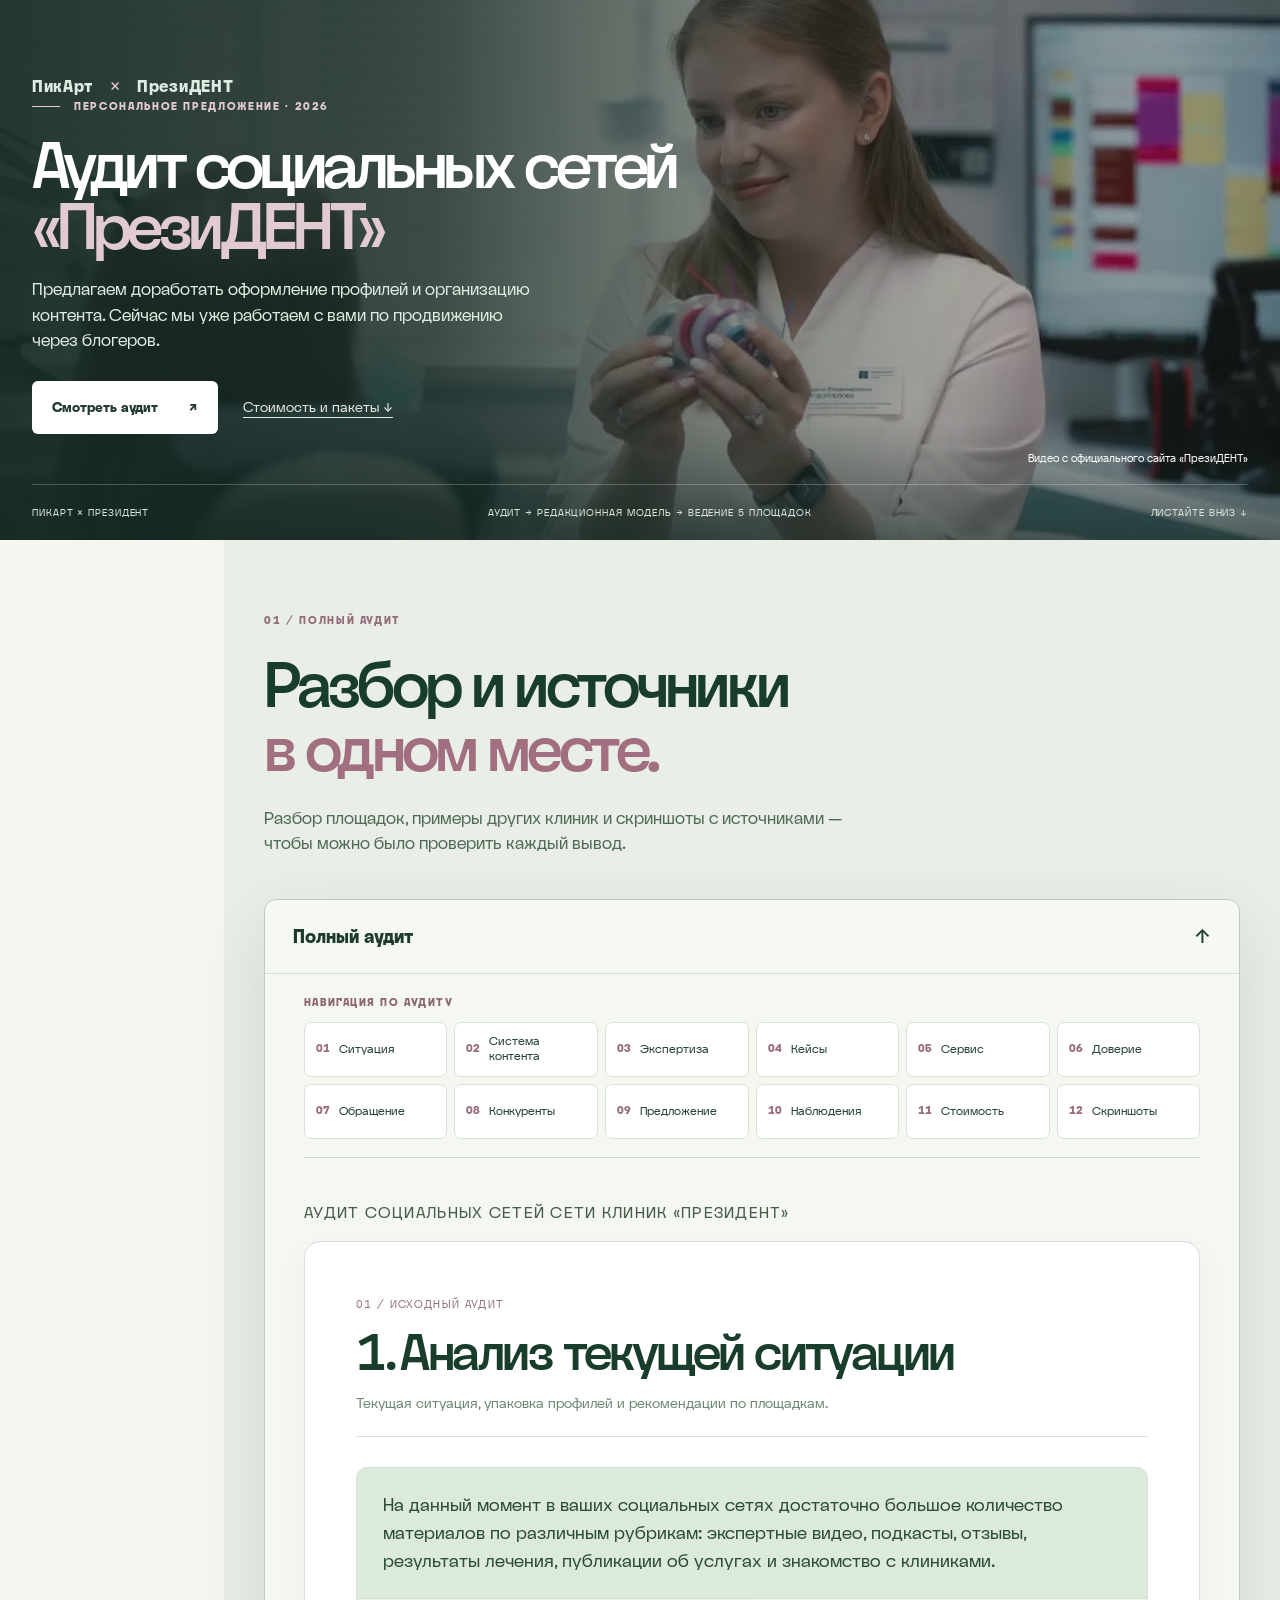
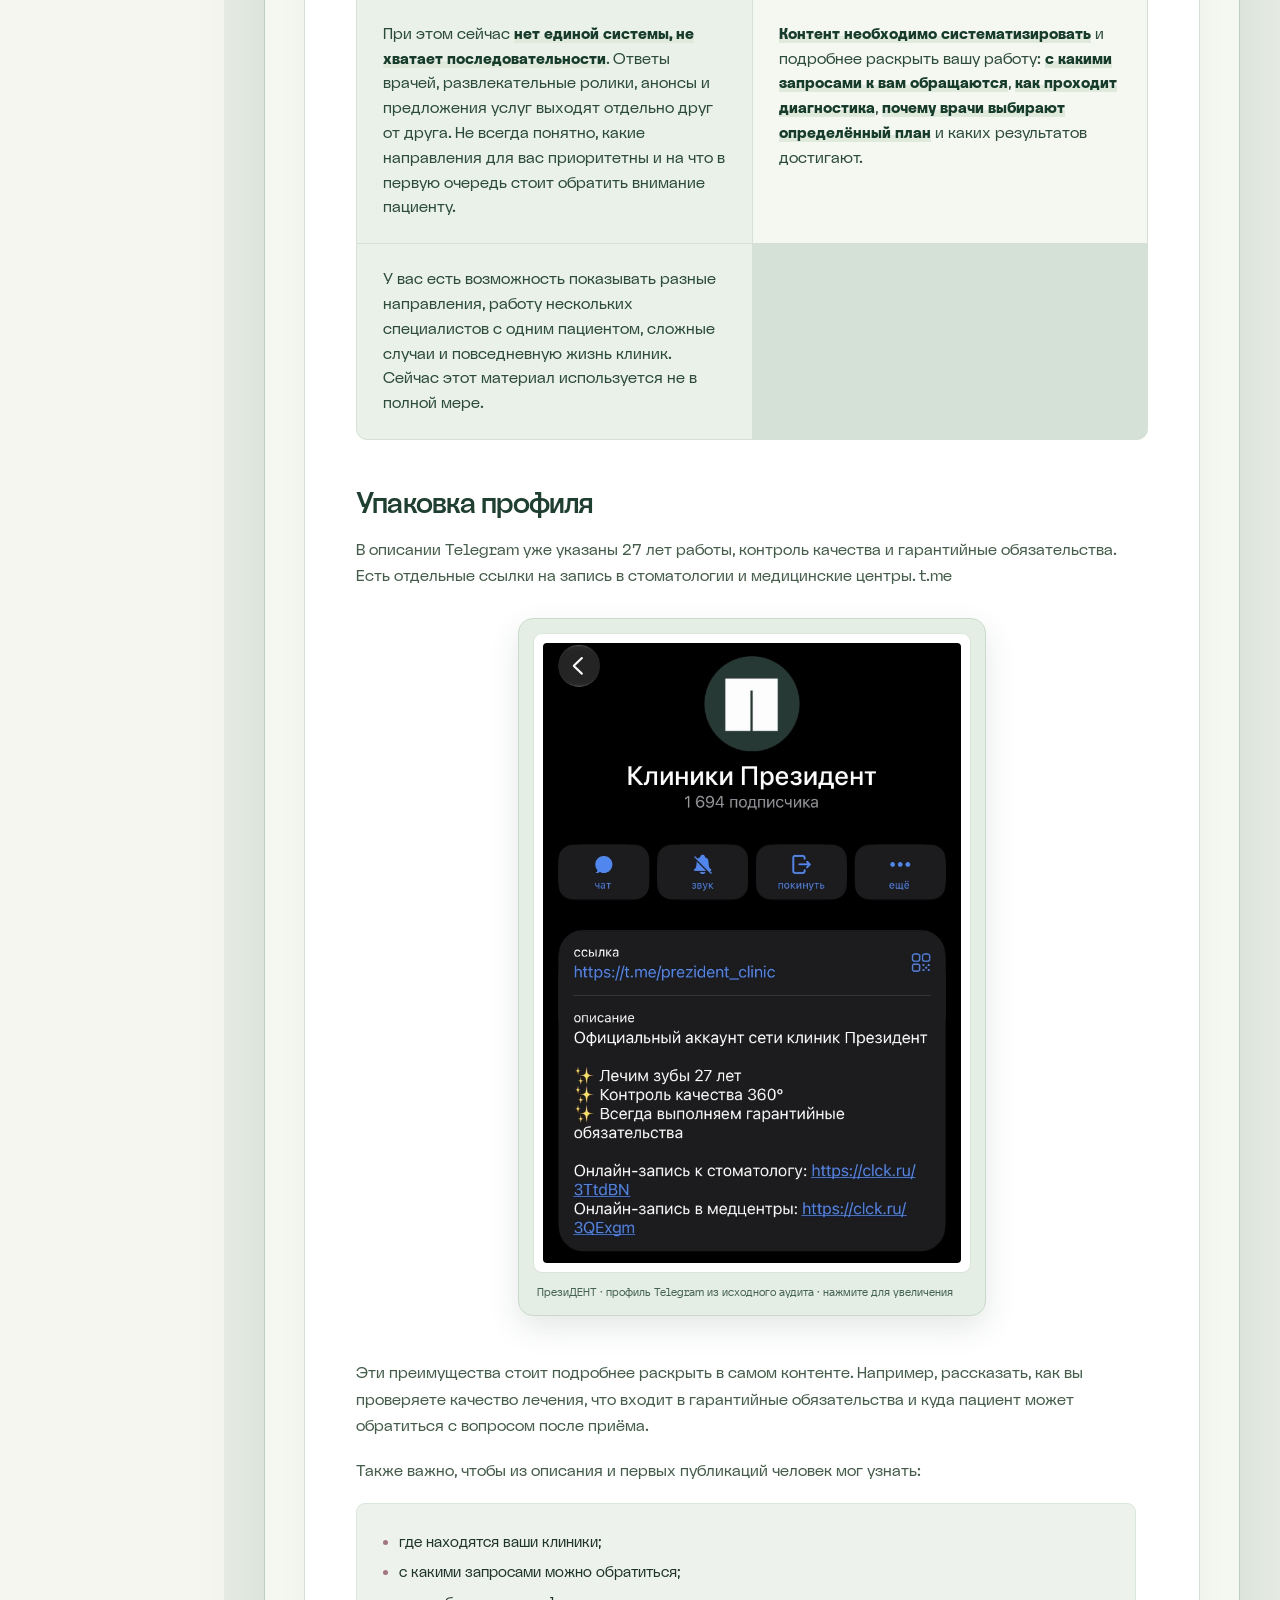
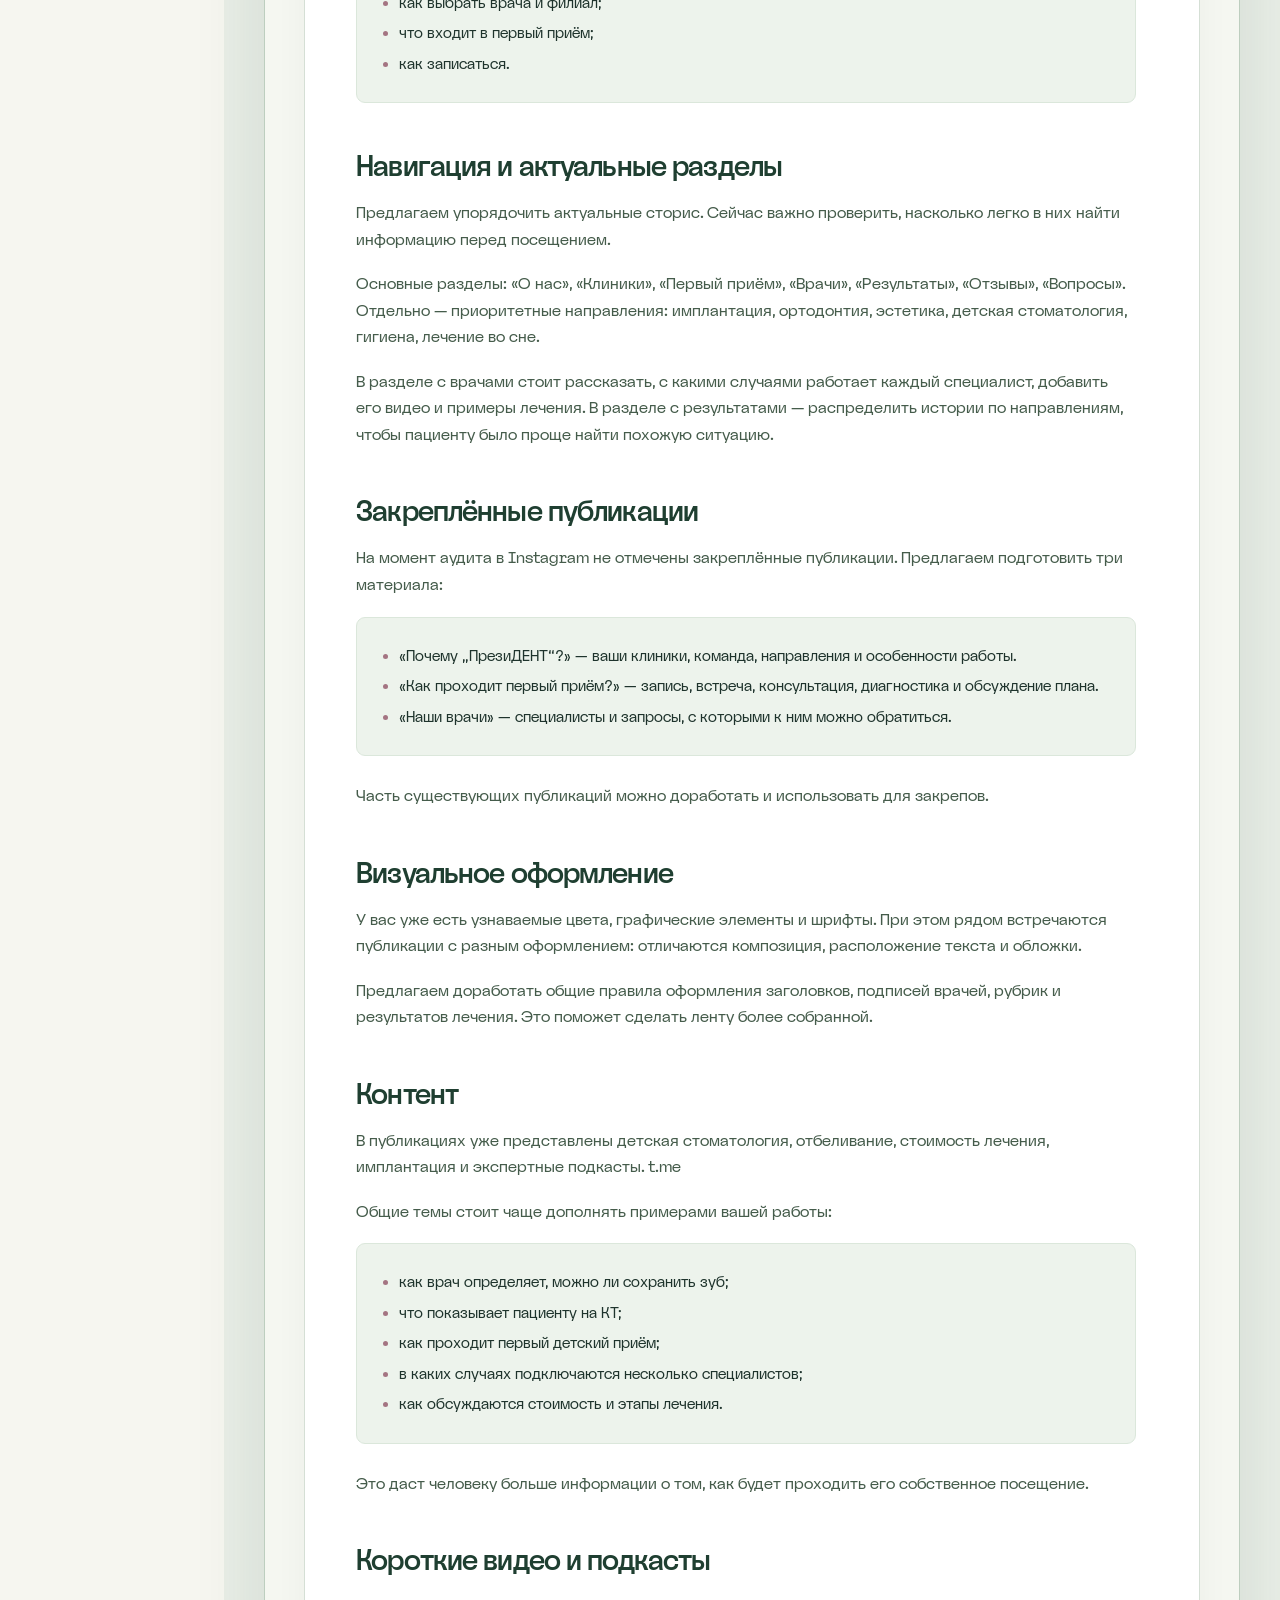
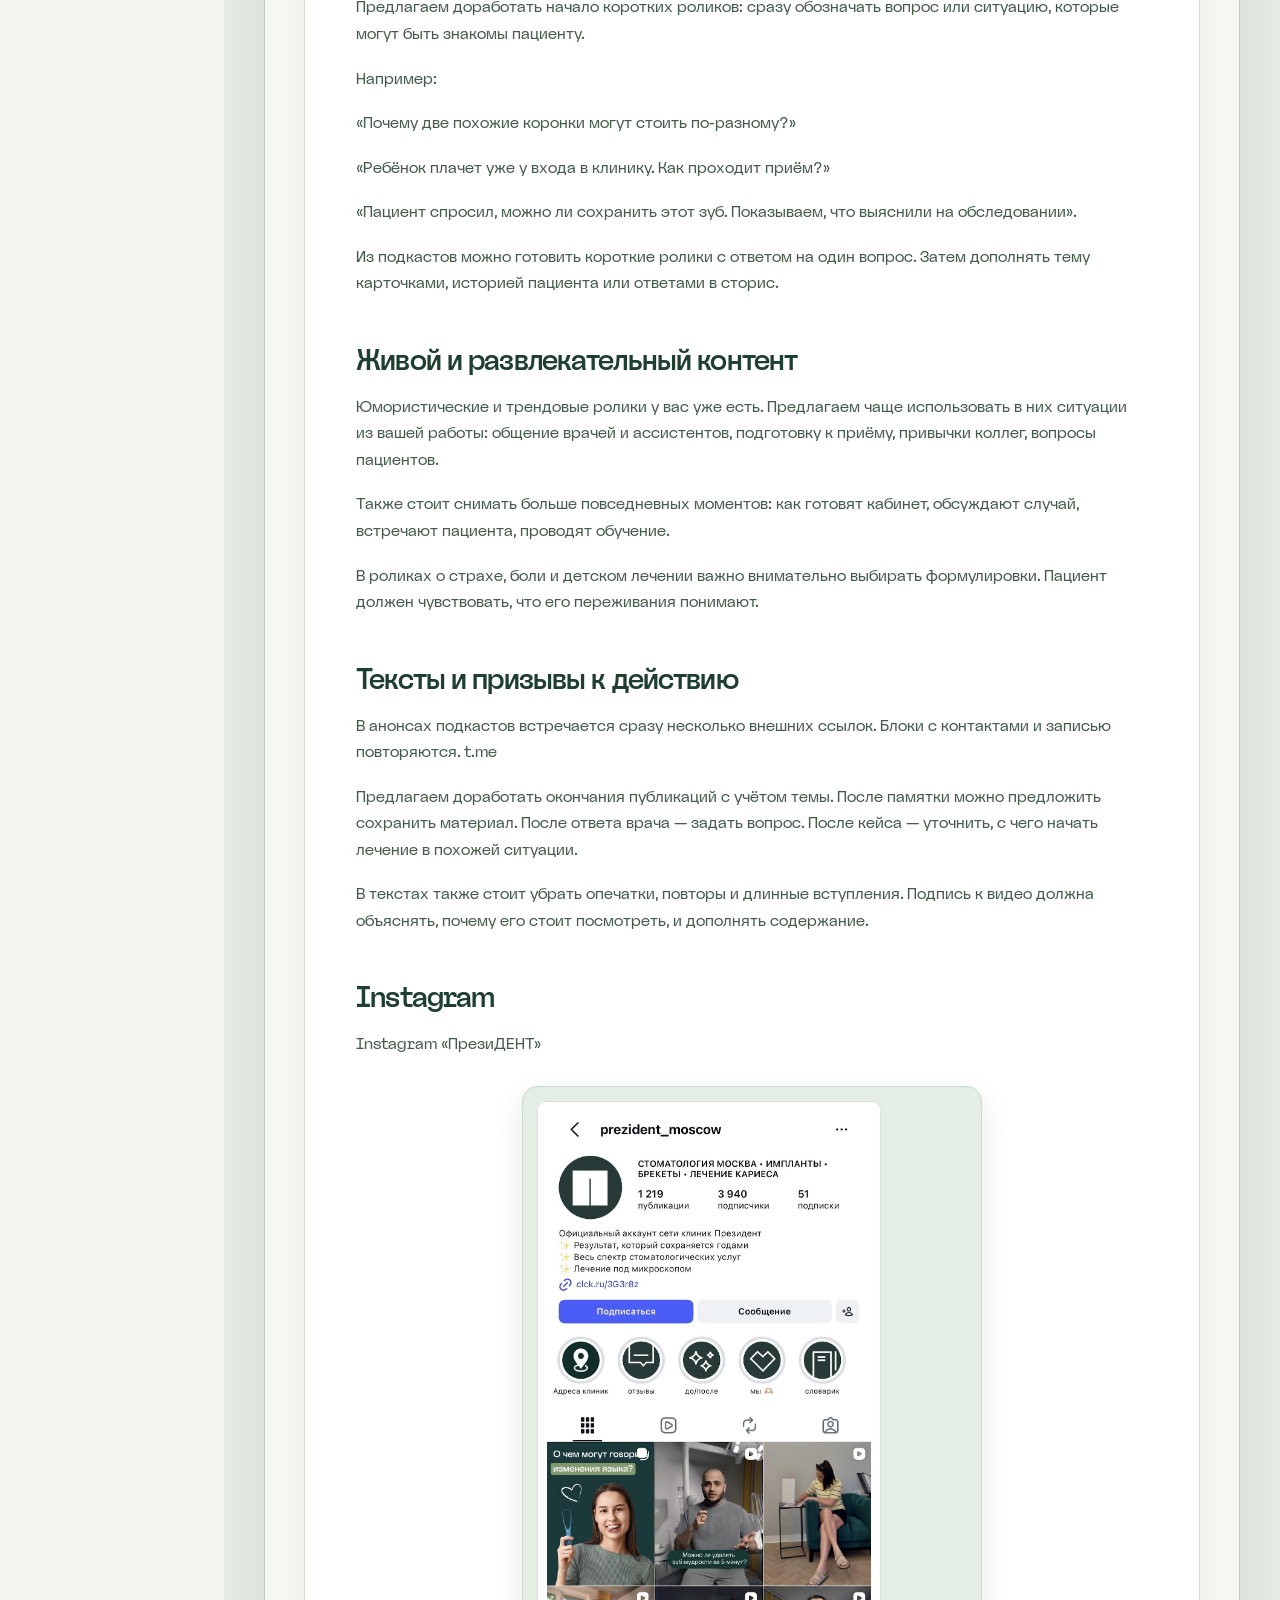
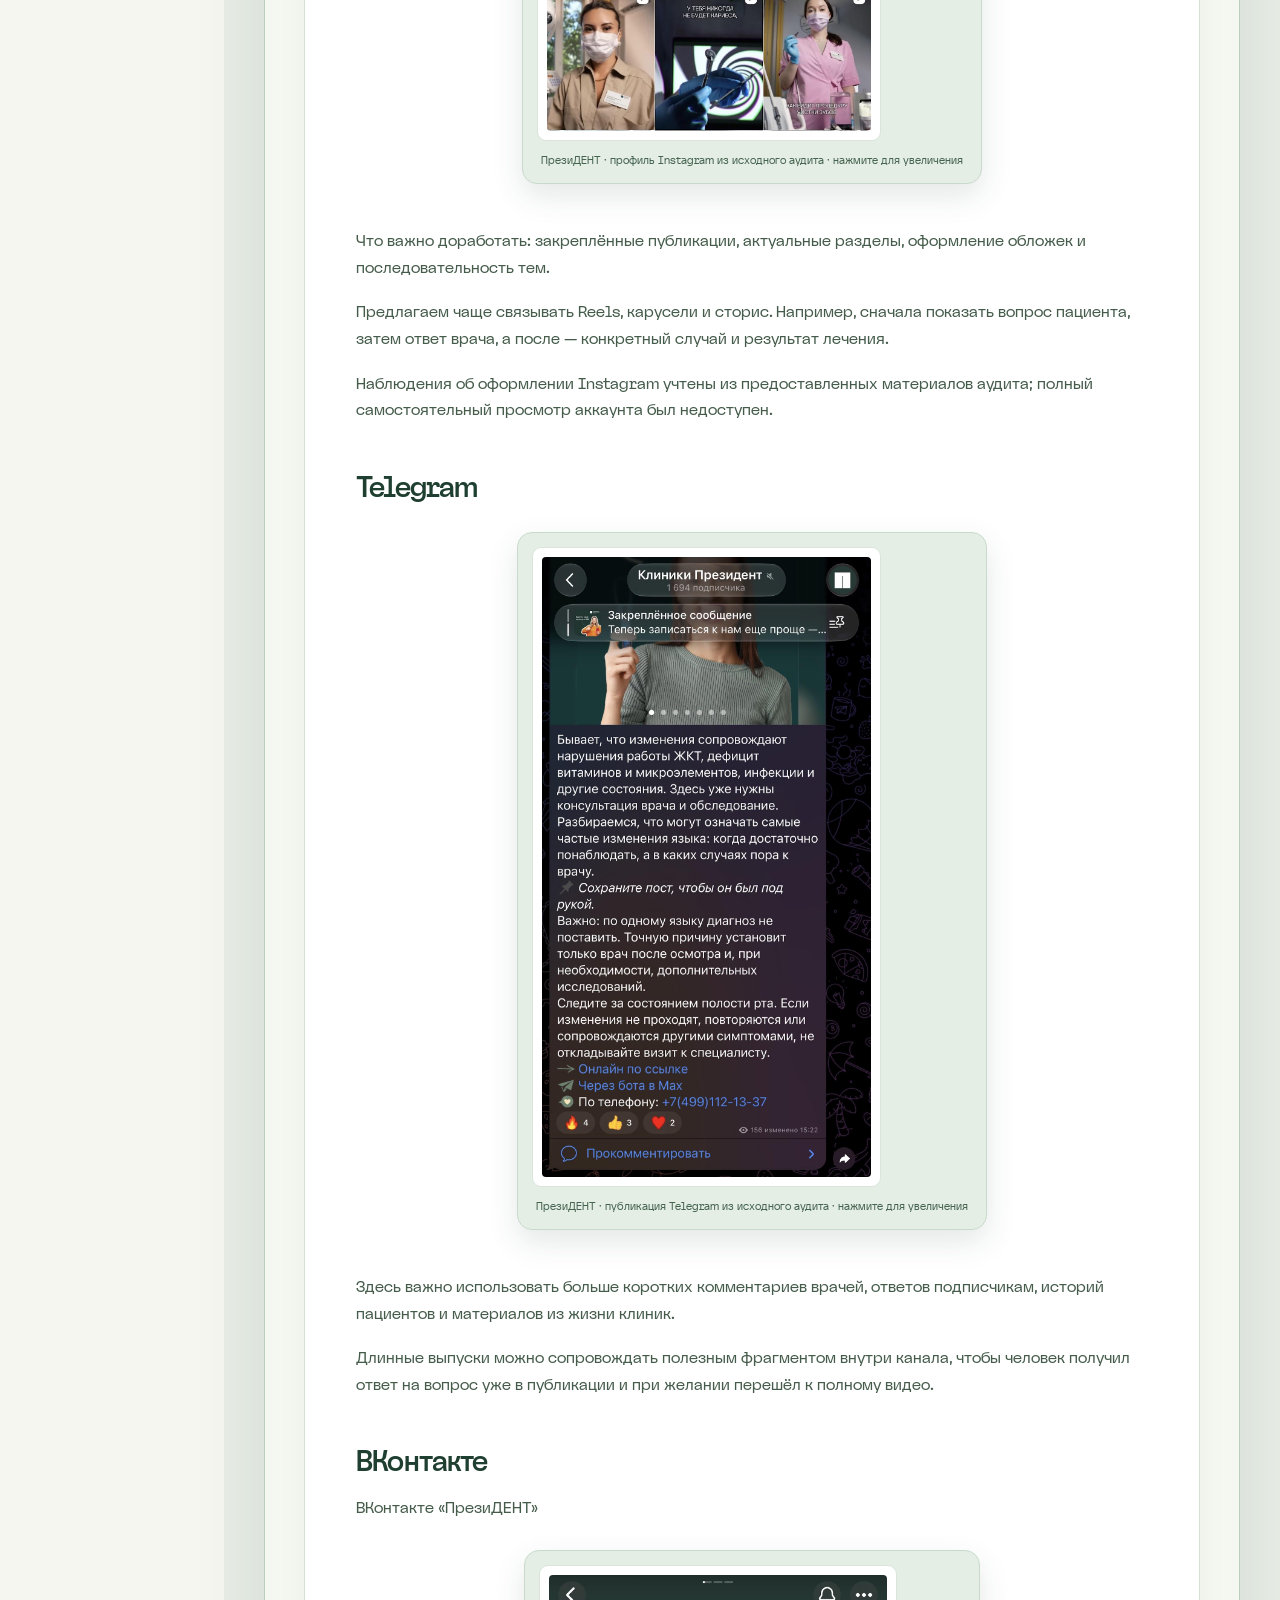
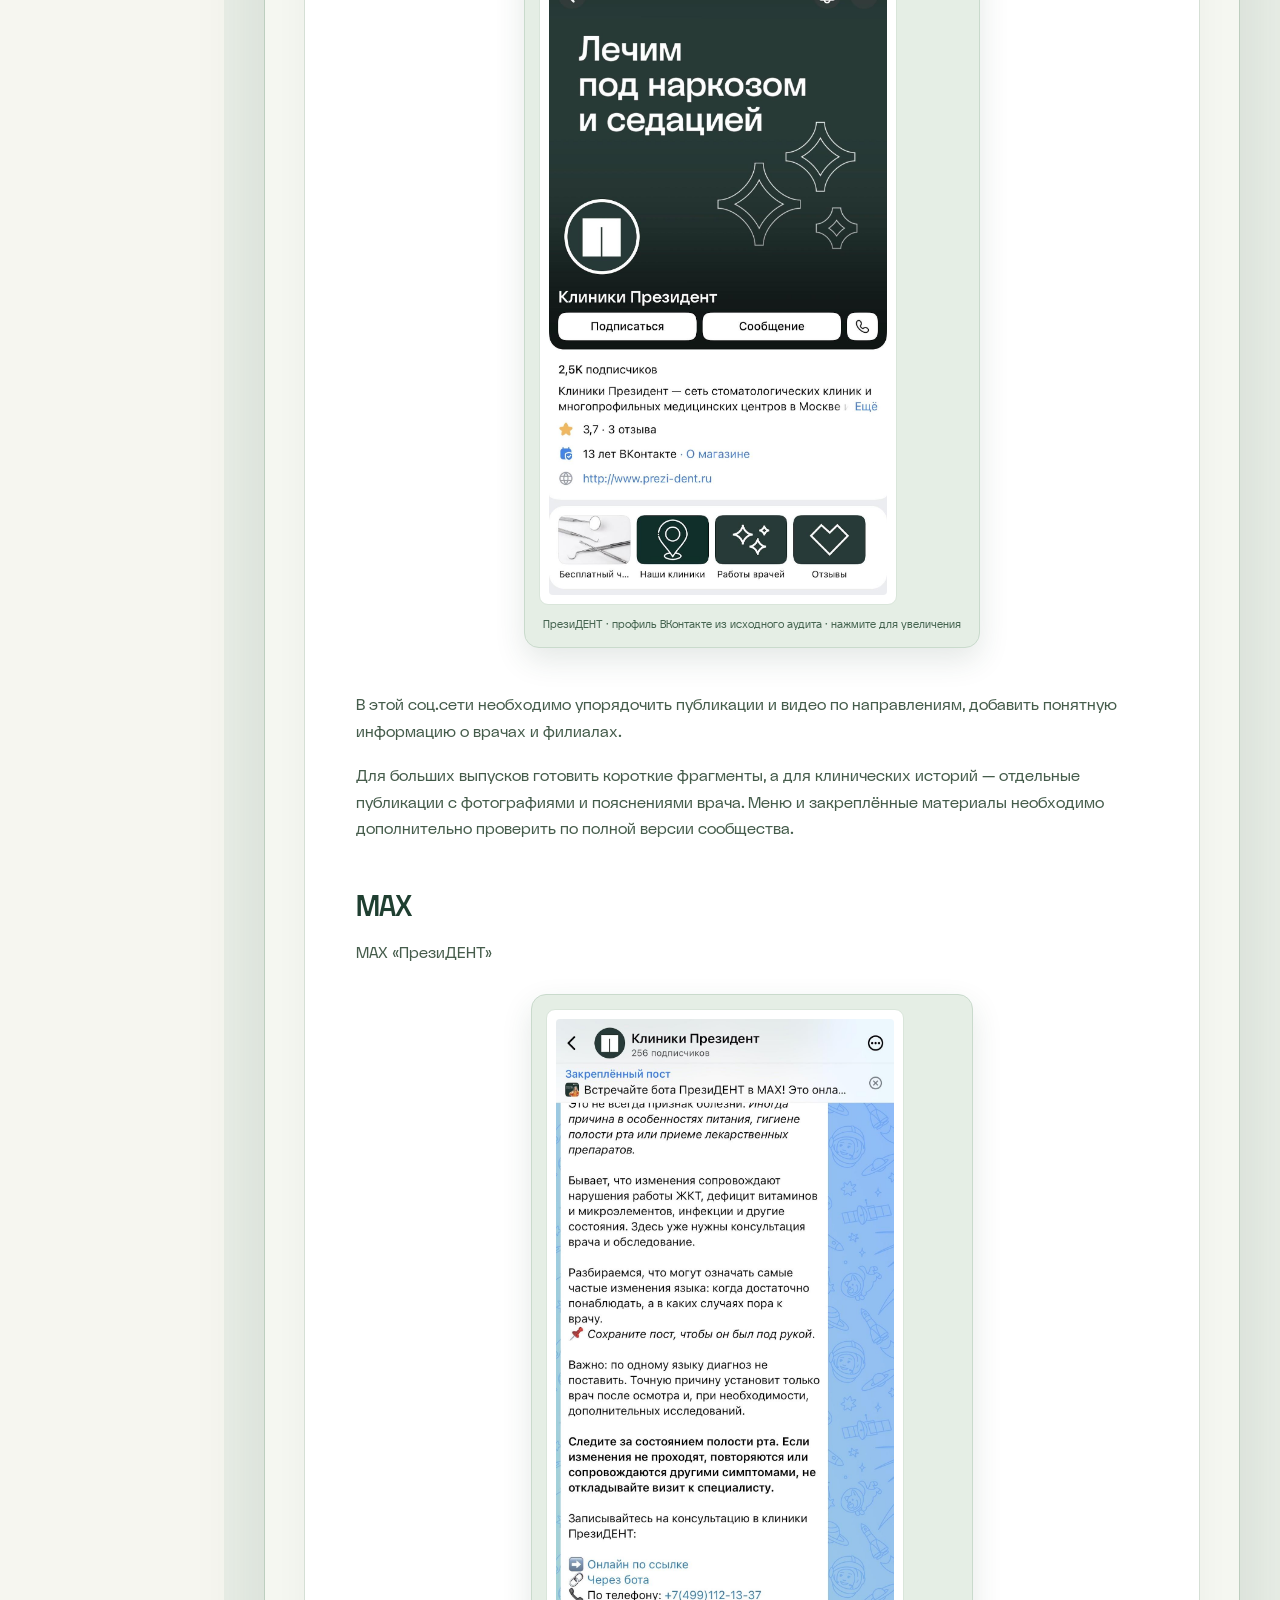
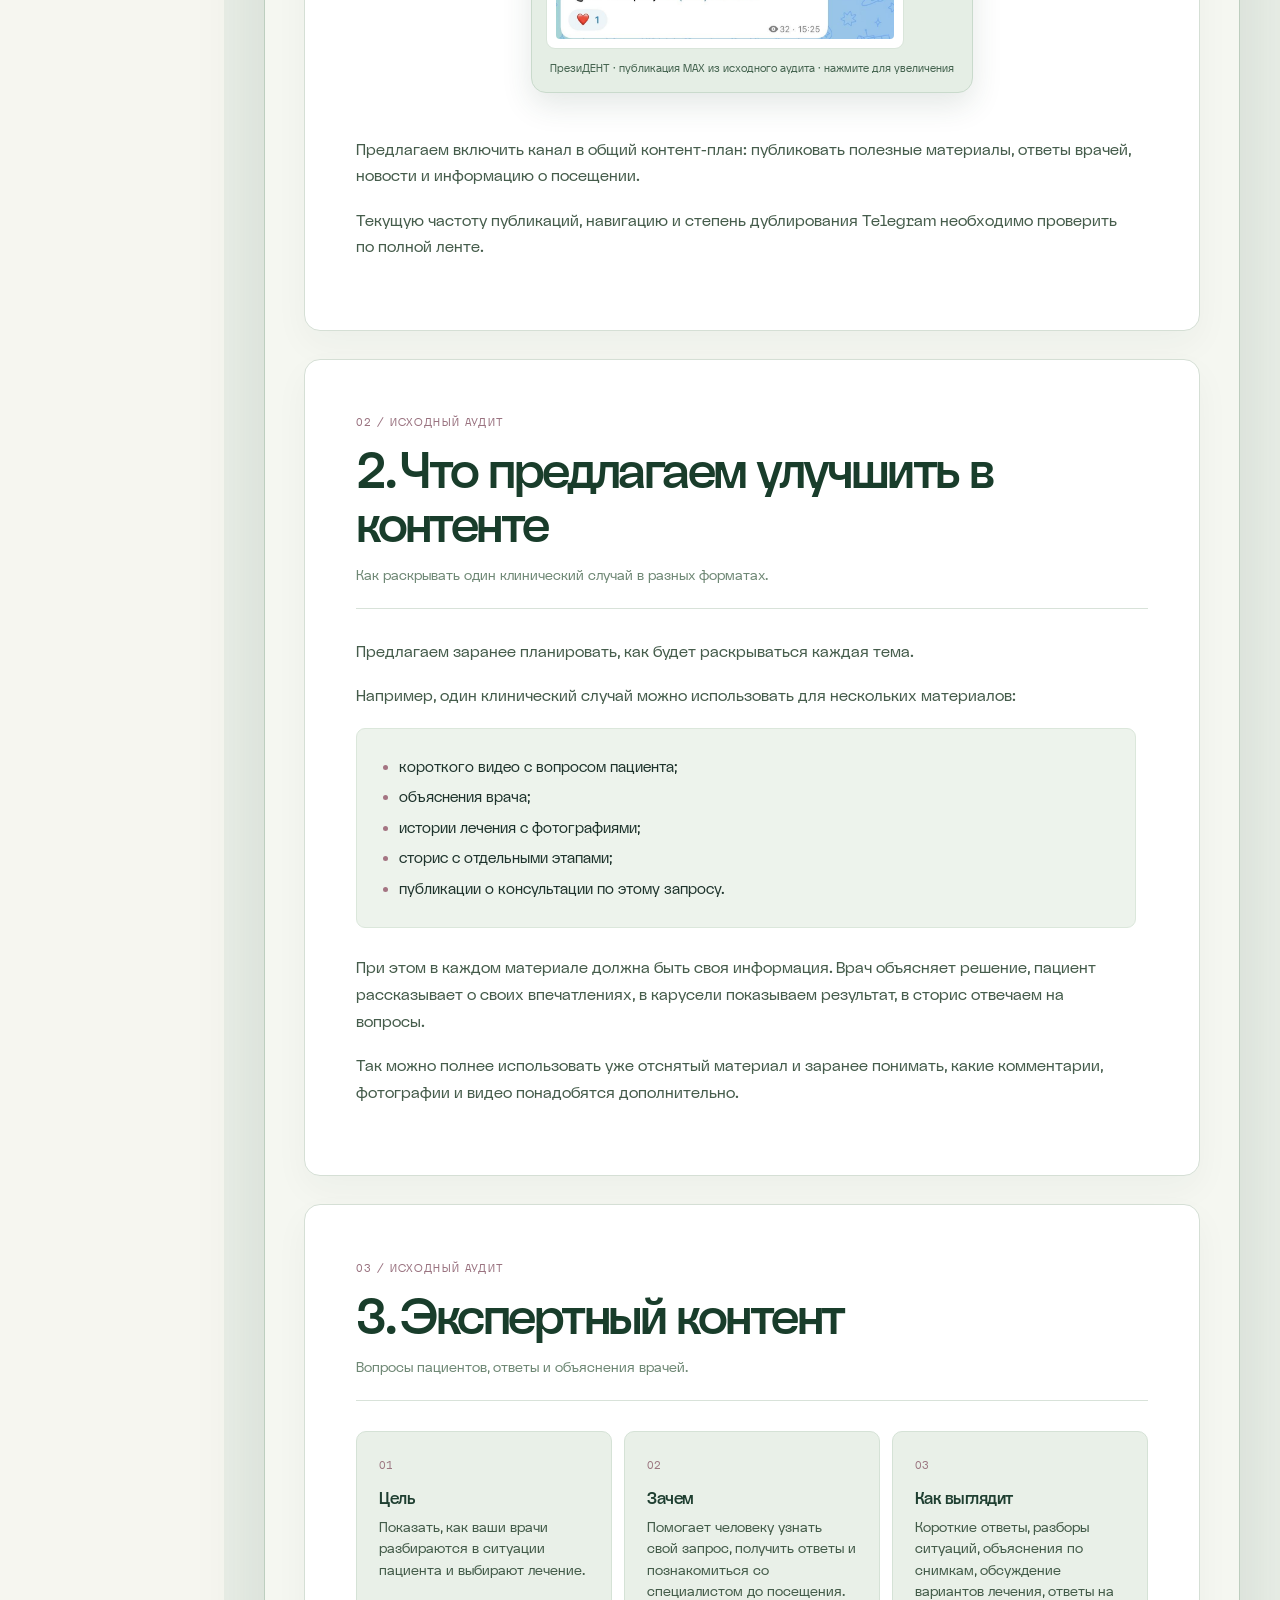
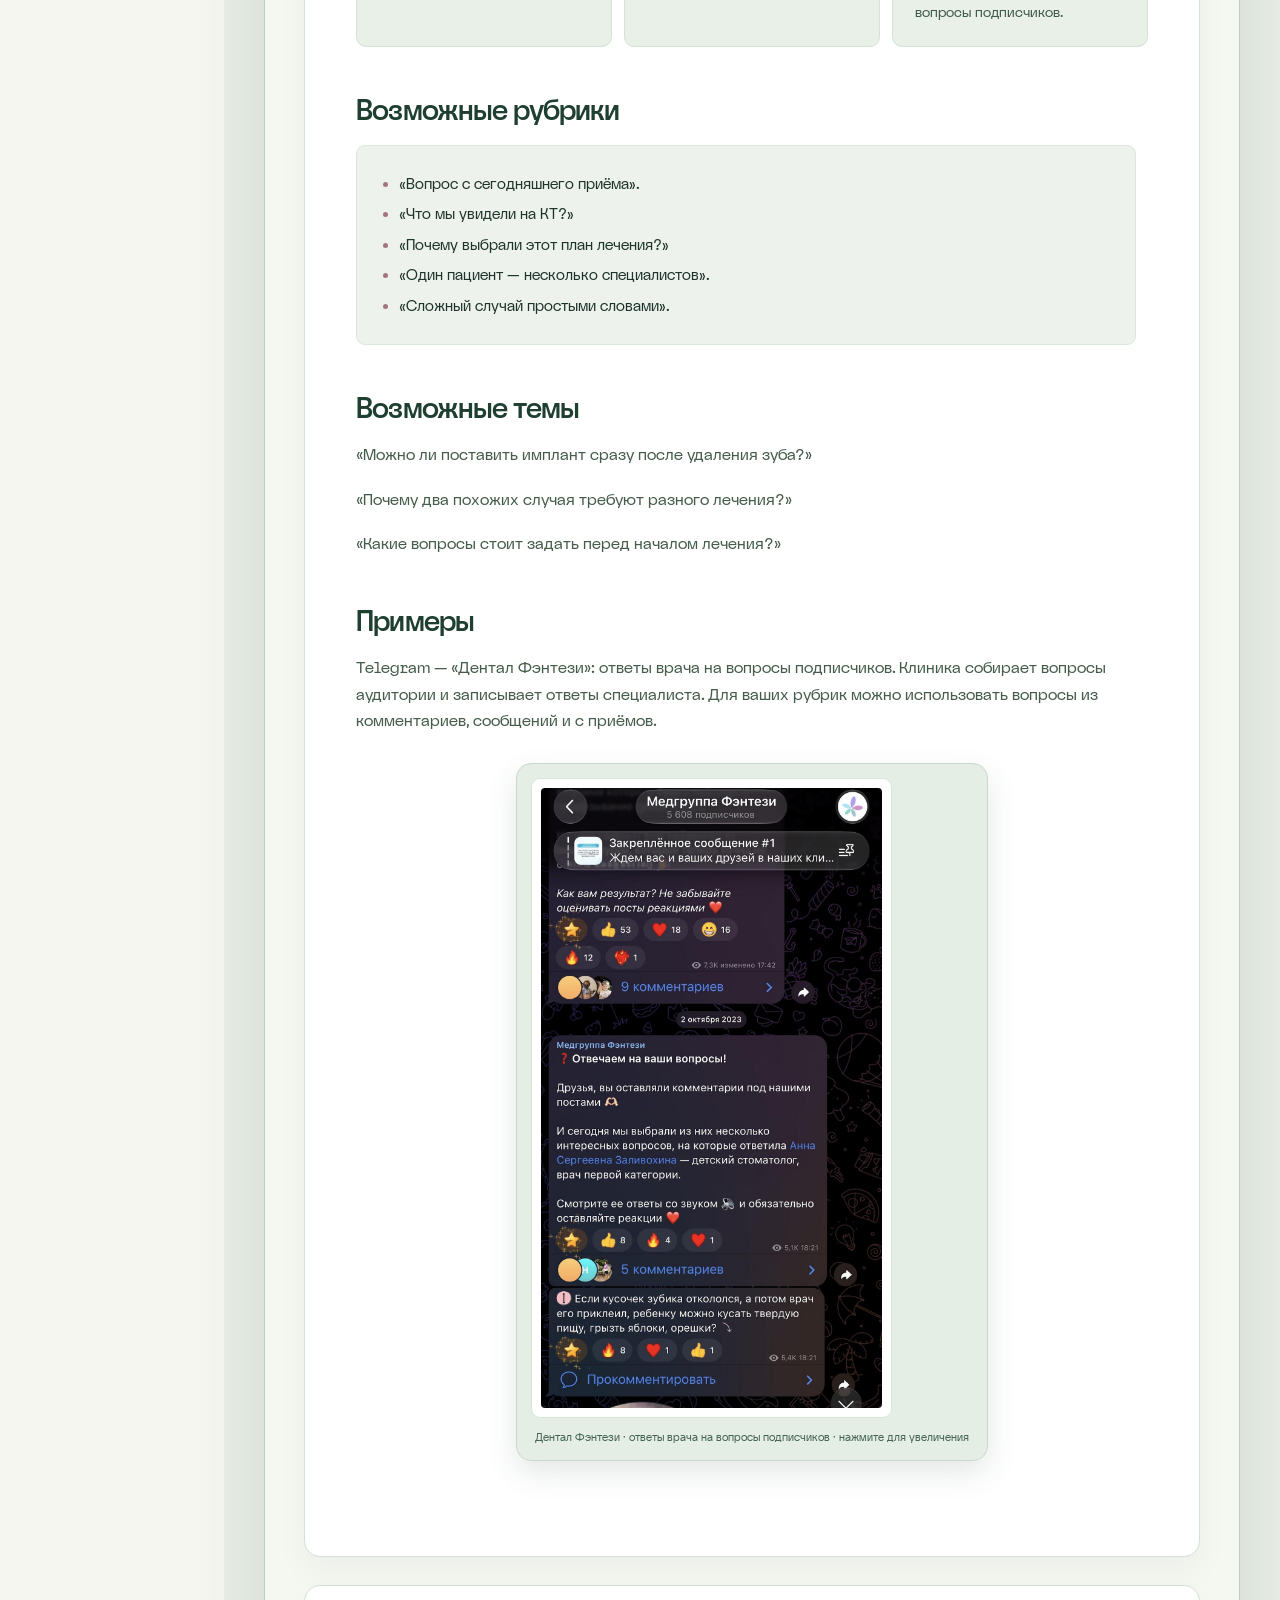
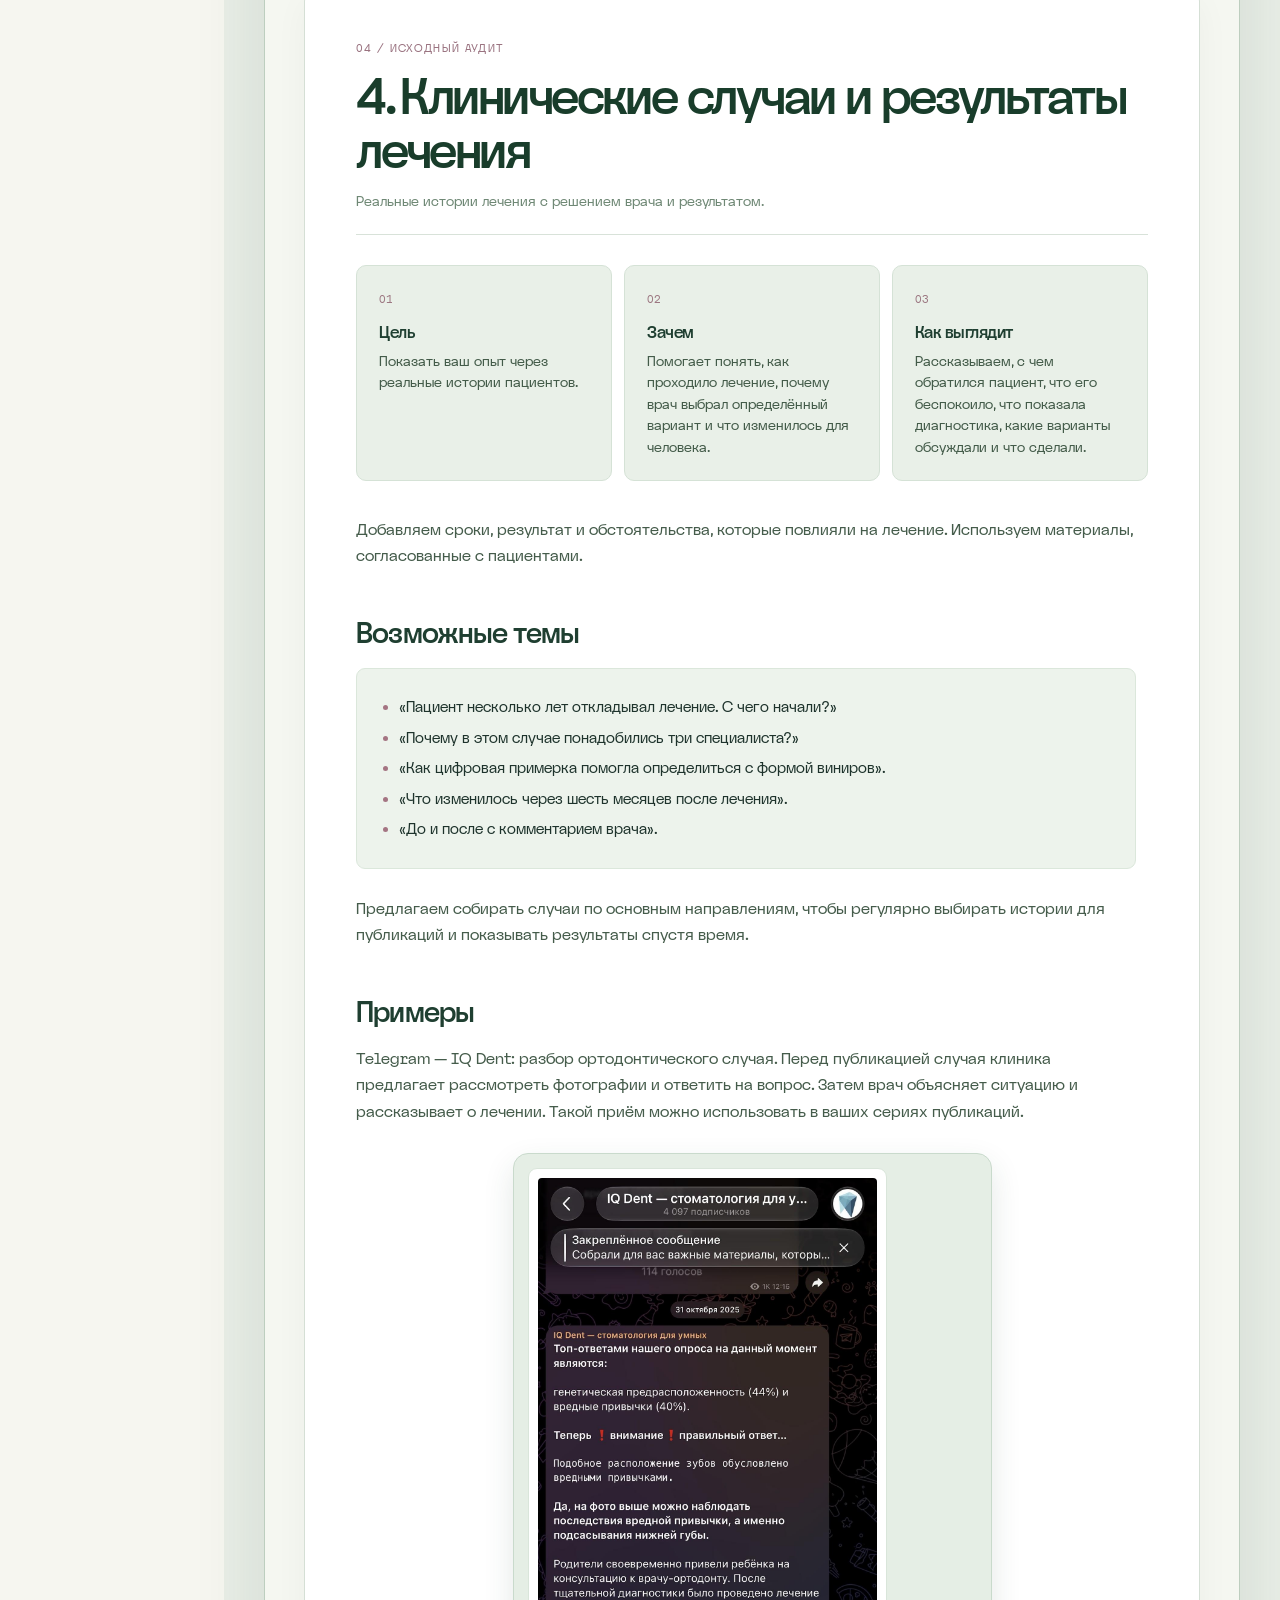
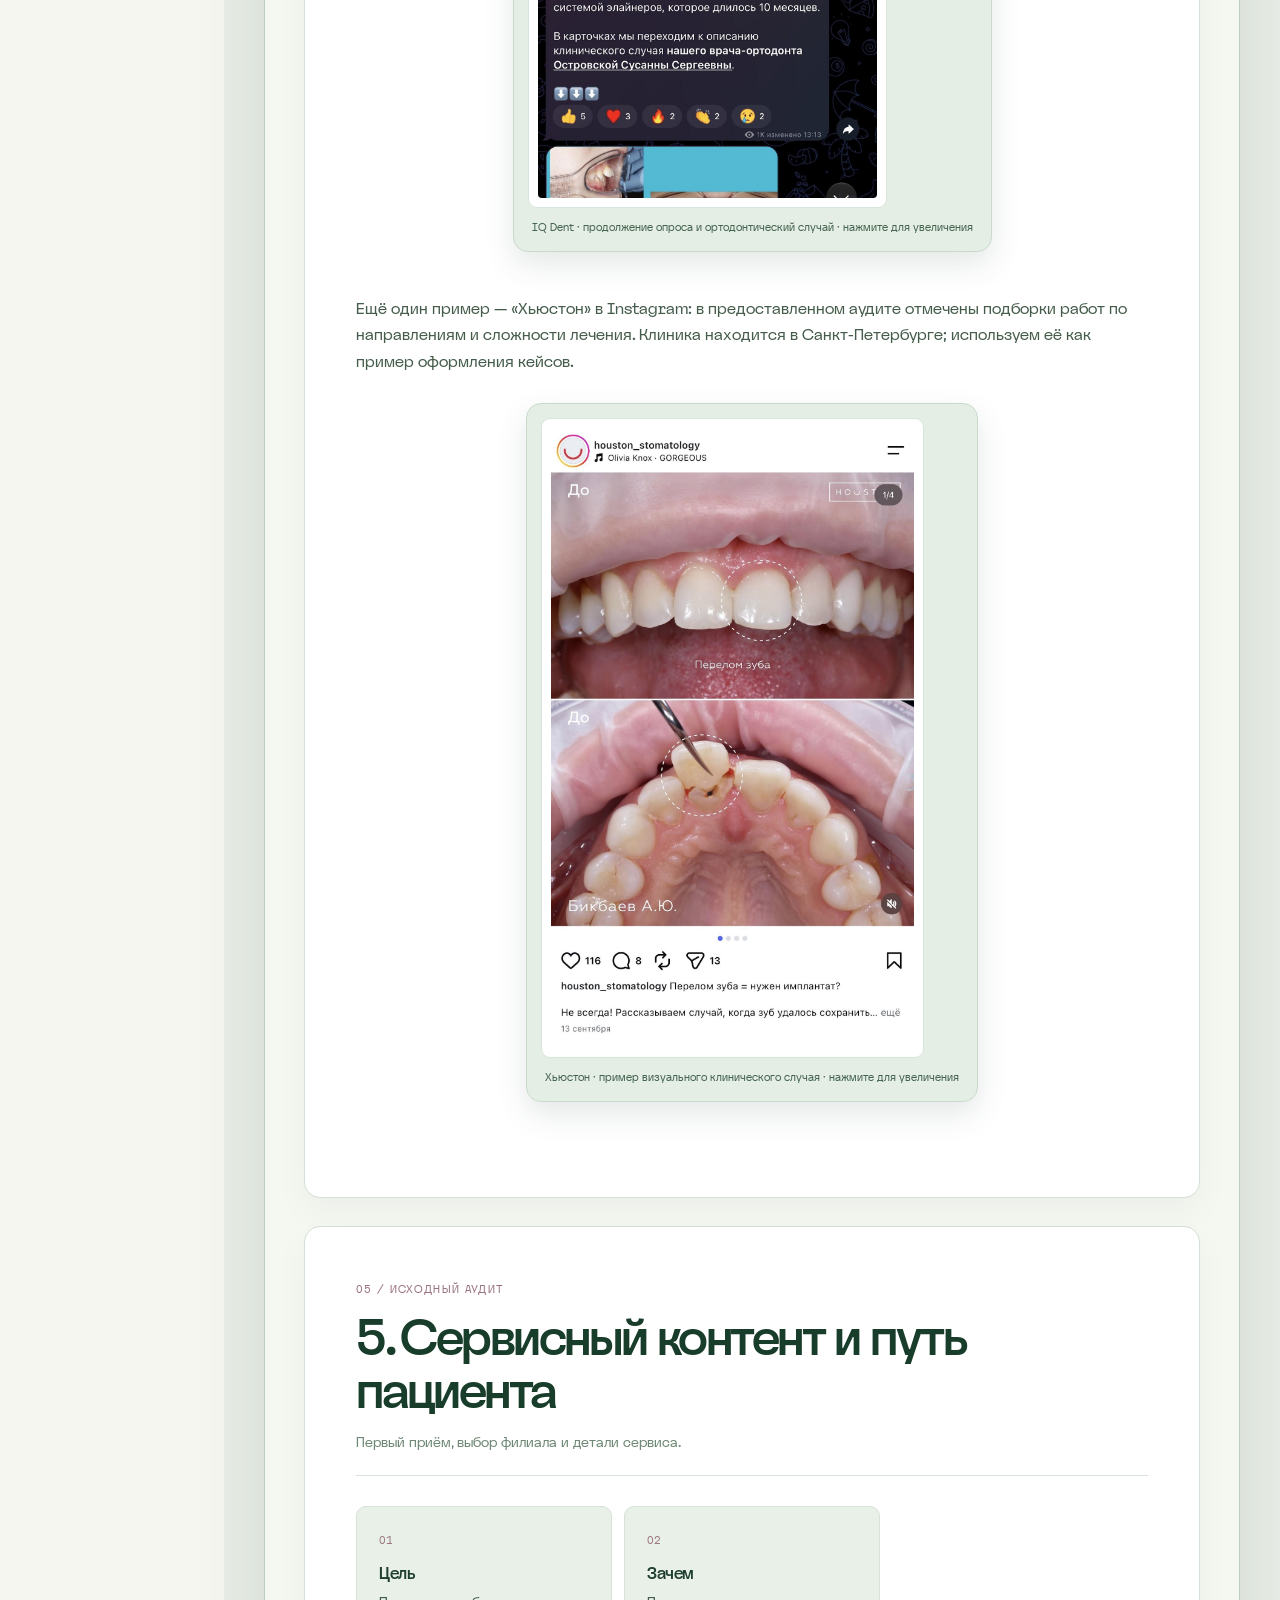
<file: index.html>
<!doctype html>
<html lang="ru">
<head>
  <meta charset="utf-8"><meta name="viewport" content="width=device-width, initial-scale=1">
  <meta name="robots" content="noindex,nofollow">
  <meta name="description" content="Аудит социальных сетей и предложение по ведению для сети клиник ПрезиДЕНТ">
  <title>ПрезиДЕНТ × ПикАрт — аудит и предложение</title>
  <link rel="icon" href="assets/brand/prezident-logo.svg" type="image/svg+xml">
  <link rel="stylesheet" href="style.css?v=11">
</head>
<body class="proposal-page">

<main>
<section class="hero" id="top"><div class="hero-photo"><video autoplay muted loop playsinline preload="metadata" poster="assets/brand/prezident-video-poster.jpg" aria-hidden="true"><source src="assets/brand/prezident-hero.mp4" type="video/mp4"></video><span>Видео с официального сайта «ПрезиДЕНТ»</span></div><div class="hero-copy shell"><div class="hero-text">
  <p class="hero-brand">ПикАрт <span>×</span> ПрезиДЕНТ</p><div class="overline"><span class="line"></span> Персональное предложение · 2026</div>
  <h1>Аудит социальных сетей<br><em>«ПрезиДЕНТ»</em></h1>
  <p>Предлагаем доработать оформление профилей и организацию контента. Сейчас мы уже работаем с вами по продвижению через блогеров.</p>
  <div class="hero-actions"><a class="btn btn-light" href="#full-audit">Смотреть аудит <span>↗</span></a><a class="quiet-link" href="#pricing">Стоимость и пакеты ↓</a></div>
</div></div><div class="hero-bottom shell"><span>ПикАрт × ПрезиДЕНТ</span><span>Аудит → редакционная модель → ведение 5 площадок</span><span>Листайте вниз ↓</span></div></section>
<aside class="proposal-sidebar" aria-label="Разделы предложения"><a class="sidebar-brand" href="#top"><span>ПикАрт</span><i>×</i><span>ПрезиДЕНТ</span></a><nav aria-label="Навигация по КП"><a href="#full-audit"><small>01</small>Аудит</a><a href="#audit"><small>02</small>Выводы</a><a href="#approach"><small>03</small>Решение</a><a href="#content"><small>04</small>Контент</a><a href="#market"><small>05</small>Конкуренты</a><a href="#work"><small>06</small>План</a><a href="#pricing"><small>07</small>Стоимость</a></nav><a class="sidebar-cta" href="#pricing">Смотреть условия ↗</a></aside>
<div class="proposal-body">

<section class="source-teaser section" id="full-audit"><div class="shell"><div class="source-teaser-inner"><div><p class="eyebrow">01 / Полный аудит</p><h2>Разбор и источники<br><em>в одном месте.</em></h2><p>Разбор площадок, примеры других клиник и скриншоты с источниками — чтобы можно было проверить каждый вывод.</p></div></div><details class="embedded-audit" id="audit-details" open><summary>Полный аудит <span aria-hidden="true">↓</span></summary><div class="embedded-audit-content"><nav class="audit-chapters" aria-label="Главы полного аудита"><span class="audit-chapters-label">Навигация по аудиту</span><div class="audit-chapter-links"><a href="#section-1"><small>01</small>Ситуация</a><a href="#section-2"><small>02</small>Система контента</a><a href="#section-3"><small>03</small>Экспертиза</a><a href="#section-4"><small>04</small>Кейсы</a><a href="#section-5"><small>05</small>Сервис</a><a href="#section-6"><small>06</small>Доверие</a><a href="#section-7"><small>07</small>Обращение</a><a href="#section-8"><small>08</small>Конкуренты</a><a href="#section-9"><small>09</small>Предложение</a><a href="#section-10"><small>10</small>Наблюдения</a><a href="#section-11"><small>11</small>Стоимость</a><a href="#section-12"><small>12</small>Скриншоты</a></div></nav><article class="audit-document"><p class="document-title">Аудит социальных сетей сети клиник «ПрезиДЕНТ»</p><section class="doc-section" id="section-1"><header><span class="section-number">01 / Исходный аудит</span><h2>1. Анализ текущей ситуации</h2><span class="section-preview">Текущая ситуация, упаковка профилей и рекомендации по площадкам.</span></header><div class="section-body"><div class="audit-opening"><p>На данный момент в ваших социальных сетях достаточно большое количество материалов по различным рубрикам: экспертные видео, подкасты, отзывы, результаты лечения, публикации об услугах и знакомство с клиниками.</p><p>При этом сейчас <strong>нет единой системы, не хватает последовательности</strong>. Ответы врачей, развлекательные ролики, анонсы и предложения услуг выходят отдельно друг от друга. Не всегда понятно, какие направления для вас приоритетны и на что в первую очередь стоит обратить внимание пациенту.</p><p><strong>Контент необходимо систематизировать</strong> и подробнее раскрыть вашу работу: <strong>с какими запросами к вам обращаются</strong>, <strong>как проходит диагностика</strong>, <strong>почему врачи выбирают определённый план</strong> и каких результатов достигают.</p><p>У вас есть возможность показывать разные направления, работу нескольких специалистов с одним пациентом, сложные случаи и повседневную жизнь клиник. Сейчас этот материал используется не в полной мере.</p></div><h3>Упаковка профиля</h3><p>В описании Telegram уже указаны 27 лет работы, контроль качества и гарантийные обязательства. Есть отдельные ссылки на запись в стоматологии и медицинские центры. t.me</p><figure class="doc-figure portrait"><button class="zoom" type="button" data-image="assets/image11.jpg" data-caption="ПрезиДЕНТ · профиль Telegram из исходного аудита" aria-label="Увеличить снимок: ПрезиДЕНТ · профиль Telegram из исходного аудита"><img src="assets/image11.jpg" alt="ПрезиДЕНТ · профиль Telegram из исходного аудита" loading="lazy"></button><figcaption>ПрезиДЕНТ · профиль Telegram из исходного аудита · нажмите для увеличения</figcaption></figure><p>Эти преимущества стоит подробнее раскрыть в самом контенте. Например, рассказать, как вы проверяете качество лечения, что входит в гарантийные обязательства и куда пациент может обратиться с вопросом после приёма.</p><p>Также важно, чтобы из описания и первых публикаций человек мог узнать:</p><ul class="source-list"><li>где находятся ваши клиники;</li><li>с какими запросами можно обратиться;</li><li>как выбрать врача и филиал;</li><li>что входит в первый приём;</li><li>как записаться.</li></ul><h3>Навигация и актуальные разделы</h3><p>Предлагаем упорядочить актуальные сторис. Сейчас важно проверить, насколько легко в них найти информацию перед посещением.</p><p>Основные разделы: «О нас», «Клиники», «Первый приём», «Врачи», «Результаты», «Отзывы», «Вопросы». Отдельно — приоритетные направления: имплантация, ортодонтия, эстетика, детская стоматология, гигиена, лечение во сне.</p><p>В разделе с врачами стоит рассказать, с какими случаями работает каждый специалист, добавить его видео и примеры лечения. В разделе с результатами — распределить истории по направлениям, чтобы пациенту было проще найти похожую ситуацию.</p><h3>Закреплённые публикации</h3><p>На момент аудита в Instagram не отмечены закреплённые публикации. Предлагаем подготовить три материала:</p><ul class="source-list"><li>«Почему „ПрезиДЕНТ“?» — ваши клиники, команда, направления и особенности работы.</li><li>«Как проходит первый приём?» — запись, встреча, консультация, диагностика и обсуждение плана.</li><li>«Наши врачи» — специалисты и запросы, с которыми к ним можно обратиться.</li></ul><p>Часть существующих публикаций можно доработать и использовать для закрепов.</p><h3>Визуальное оформление</h3><p>У вас уже есть узнаваемые цвета, графические элементы и шрифты. При этом рядом встречаются публикации с разным оформлением: отличаются композиция, расположение текста и обложки.</p><p>Предлагаем доработать общие правила оформления заголовков, подписей врачей, рубрик и результатов лечения. Это поможет сделать ленту более собранной.</p><h3>Контент</h3><p>В публикациях уже представлены детская стоматология, отбеливание, стоимость лечения, имплантация и экспертные подкасты. t.me</p><p>Общие темы стоит чаще дополнять примерами вашей работы:</p><ul class="source-list"><li>как врач определяет, можно ли сохранить зуб;</li><li>что показывает пациенту на КТ;</li><li>как проходит первый детский приём;</li><li>в каких случаях подключаются несколько специалистов;</li><li>как обсуждаются стоимость и этапы лечения.</li></ul><p>Это даст человеку больше информации о том, как будет проходить его собственное посещение.</p><h3>Короткие видео и подкасты</h3><p>Предлагаем доработать начало коротких роликов: сразу обозначать вопрос или ситуацию, которые могут быть знакомы пациенту.</p><p>Например:</p><p>«Почему две похожие коронки могут стоить по-разному?»</p><p>«Ребёнок плачет уже у входа в клинику. Как проходит приём?»</p><p>«Пациент спросил, можно ли сохранить этот зуб. Показываем, что выяснили на обследовании».</p><p>Из подкастов можно готовить короткие ролики с ответом на один вопрос. Затем дополнять тему карточками, историей пациента или ответами в сторис.</p><h3>Живой и развлекательный контент</h3><p>Юмористические и трендовые ролики у вас уже есть. Предлагаем чаще использовать в них ситуации из вашей работы: общение врачей и ассистентов, подготовку к приёму, привычки коллег, вопросы пациентов.</p><p>Также стоит снимать больше повседневных моментов: как готовят кабинет, обсуждают случай, встречают пациента, проводят обучение.</p><p>В роликах о страхе, боли и детском лечении важно внимательно выбирать формулировки. Пациент должен чувствовать, что его переживания понимают.</p><h3>Тексты и призывы к действию</h3><p>В анонсах подкастов встречается сразу несколько внешних ссылок. Блоки с контактами и записью повторяются. t.me</p><p>Предлагаем доработать окончания публикаций с учётом темы. После памятки можно предложить сохранить материал. После ответа врача — задать вопрос. После кейса — уточнить, с чего начать лечение в похожей ситуации.</p><p>В текстах также стоит убрать опечатки, повторы и длинные вступления. Подпись к видео должна объяснять, почему его стоит посмотреть, и дополнять содержание.</p><h3>Instagram</h3><p>Instagram «ПрезиДЕНТ»</p><figure class="doc-figure portrait"><button class="zoom" type="button" data-image="assets/image17.jpg" data-caption="ПрезиДЕНТ · профиль Instagram из исходного аудита" aria-label="Увеличить снимок: ПрезиДЕНТ · профиль Instagram из исходного аудита"><img src="assets/image17.jpg" alt="ПрезиДЕНТ · профиль Instagram из исходного аудита" loading="lazy"></button><figcaption>ПрезиДЕНТ · профиль Instagram из исходного аудита · нажмите для увеличения</figcaption></figure><p>Что важно доработать:  закреплённые публикации, актуальные разделы, оформление обложек и последовательность тем.</p><p>Предлагаем чаще связывать Reels, карусели и сторис. Например, сначала показать вопрос пациента, затем ответ врача, а после — конкретный случай и результат лечения.</p><p>Наблюдения об оформлении Instagram учтены из предоставленных материалов аудита; полный самостоятельный просмотр аккаунта был недоступен.</p><h3>Telegram</h3><figure class="doc-figure portrait"><button class="zoom" type="button" data-image="assets/image16.jpg" data-caption="ПрезиДЕНТ · публикация Telegram из исходного аудита" aria-label="Увеличить снимок: ПрезиДЕНТ · публикация Telegram из исходного аудита"><img src="assets/image16.jpg" alt="ПрезиДЕНТ · публикация Telegram из исходного аудита" loading="lazy"></button><figcaption>ПрезиДЕНТ · публикация Telegram из исходного аудита · нажмите для увеличения</figcaption></figure><p>Здесь важно использовать больше коротких комментариев врачей, ответов подписчикам, историй пациентов и материалов из жизни клиник.</p><p>Длинные выпуски можно сопровождать полезным фрагментом внутри канала, чтобы человек получил ответ на вопрос уже в публикации и при желании перешёл к полному видео.</p><h3>ВКонтакте</h3><p>ВКонтакте «ПрезиДЕНТ»</p><figure class="doc-figure portrait"><button class="zoom" type="button" data-image="assets/image13.jpg" data-caption="ПрезиДЕНТ · профиль ВКонтакте из исходного аудита" aria-label="Увеличить снимок: ПрезиДЕНТ · профиль ВКонтакте из исходного аудита"><img src="assets/image13.jpg" alt="ПрезиДЕНТ · профиль ВКонтакте из исходного аудита" loading="lazy"></button><figcaption>ПрезиДЕНТ · профиль ВКонтакте из исходного аудита · нажмите для увеличения</figcaption></figure><p>В этой соц.сети необходимо упорядочить публикации и видео по направлениям, добавить понятную информацию о врачах и филиалах.</p><p>Для больших выпусков готовить короткие фрагменты, а для клинических историй — отдельные публикации с фотографиями и пояснениями врача. Меню и закреплённые материалы необходимо дополнительно проверить по полной версии сообщества.</p><h3>MAX</h3><p>MAX «ПрезиДЕНТ»</p><figure class="doc-figure portrait"><button class="zoom" type="button" data-image="assets/image21.jpg" data-caption="ПрезиДЕНТ · публикация MAX из исходного аудита" aria-label="Увеличить снимок: ПрезиДЕНТ · публикация MAX из исходного аудита"><img src="assets/image21.jpg" alt="ПрезиДЕНТ · публикация MAX из исходного аудита" loading="lazy"></button><figcaption>ПрезиДЕНТ · публикация MAX из исходного аудита · нажмите для увеличения</figcaption></figure><p>Предлагаем включить канал в общий контент-план: публиковать полезные материалы, ответы врачей, новости и информацию о посещении.</p><p>Текущую частоту публикаций, навигацию и степень дублирования Telegram необходимо проверить по полной ленте.</p></div></section><section class="doc-section" id="section-2"><header><span class="section-number">02 / Исходный аудит</span><h2>2. Что предлагаем улучшить в контенте</h2><span class="section-preview">Как раскрывать один клинический случай в разных форматах.</span></header><div class="section-body"><p>Предлагаем заранее планировать, как будет раскрываться каждая тема.</p><p>Например, один клинический случай можно использовать для нескольких материалов:</p><ul class="source-list"><li>короткого видео с вопросом пациента;</li><li>объяснения врача;</li><li>истории лечения с фотографиями;</li><li>сторис с отдельными этапами;</li><li>публикации о консультации по этому запросу.</li></ul><p>При этом в каждом материале должна быть своя информация. Врач объясняет решение, пациент рассказывает о своих впечатлениях, в карусели показываем результат, в сторис отвечаем на вопросы.</p><p>Так можно полнее использовать уже отснятый материал и заранее понимать, какие комментарии, фотографии и видео понадобятся дополнительно.</p></div></section><section class="doc-section content-kind" id="section-3"><header><span class="section-number">03 / Исходный аудит</span><h2>3. Экспертный контент</h2><span class="section-preview">Вопросы пациентов, ответы и объяснения врачей.</span></header><div class="section-body"><div class="audit-facts"><div class="audit-fact"><span>01</span><h3>Цель</h3><p>Показать, как ваши врачи разбираются в ситуации пациента и выбирают лечение.</p></div><div class="audit-fact"><span>02</span><h3>Зачем</h3><p>Помогает человеку узнать свой запрос, получить ответы и познакомиться со специалистом до посещения.</p></div><div class="audit-fact"><span>03</span><h3>Как выглядит</h3><p>Короткие ответы, разборы ситуаций, объяснения по снимкам, обсуждение вариантов лечения, ответы на вопросы подписчиков.</p></div></div><h3>Возможные рубрики</h3><ul class="source-list"><li>«Вопрос с сегодняшнего приёма».</li><li>«Что мы увидели на КТ?»</li><li>«Почему выбрали этот план лечения?»</li><li>«Один пациент — несколько специалистов».</li><li>«Сложный случай простыми словами».</li></ul><h3>Возможные темы</h3><p>«Можно ли поставить имплант сразу после удаления зуба?»</p><p>«Почему два похожих случая требуют разного лечения?»</p><p>«Какие вопросы стоит задать перед началом лечения?»</p><h3>Примеры</h3><p>Telegram — «Дентал Фэнтези»: ответы врача на вопросы подписчиков. Клиника собирает вопросы аудитории и записывает ответы специалиста. Для ваших рубрик можно использовать вопросы из комментариев, сообщений и с приёмов. </p><figure class="doc-figure portrait"><button class="zoom" type="button" data-image="assets/image12.jpg" data-caption="Дентал Фэнтези · ответы врача на вопросы подписчиков" aria-label="Увеличить снимок: Дентал Фэнтези · ответы врача на вопросы подписчиков"><img src="assets/image12.jpg" alt="Дентал Фэнтези · ответы врача на вопросы подписчиков" loading="lazy"></button><figcaption>Дентал Фэнтези · ответы врача на вопросы подписчиков · нажмите для увеличения</figcaption></figure></div></section><section class="doc-section content-kind" id="section-4"><header><span class="section-number">04 / Исходный аудит</span><h2>4. Клинические случаи и результаты лечения</h2><span class="section-preview">Реальные истории лечения с решением врача и результатом.</span></header><div class="section-body"><div class="audit-facts"><div class="audit-fact"><span>01</span><h3>Цель</h3><p>Показать ваш опыт через реальные истории пациентов.</p></div><div class="audit-fact"><span>02</span><h3>Зачем</h3><p>Помогает понять, как проходило лечение, почему врач выбрал определённый вариант и что изменилось для человека.</p></div><div class="audit-fact"><span>03</span><h3>Как выглядит</h3><p>Рассказываем, с чем обратился пациент, что его беспокоило, что показала диагностика, какие варианты обсуждали и что сделали.</p></div></div><p>Добавляем сроки, результат и обстоятельства, которые повлияли на лечение. Используем материалы, согласованные с пациентами.</p><h3>Возможные темы</h3><ul class="source-list"><li>«Пациент несколько лет откладывал лечение. С чего начали?»</li><li>«Почему в этом случае понадобились три специалиста?»</li><li>«Как цифровая примерка помогла определиться с формой виниров».</li><li>«Что изменилось через шесть месяцев после лечения».</li><li>«До и после с комментарием врача».</li></ul><p>Предлагаем собирать случаи по основным направлениям, чтобы регулярно выбирать истории для публикаций и показывать результаты спустя время.</p><h3>Примеры</h3><p>Telegram — IQ Dent: разбор ортодонтического случая. Перед публикацией случая клиника предлагает рассмотреть фотографии и ответить на вопрос. Затем врач объясняет ситуацию и рассказывает о лечении. Такой приём можно использовать в ваших сериях публикаций. </p><figure class="doc-figure portrait"><button class="zoom" type="button" data-image="assets/image19.jpg" data-caption="IQ Dent · продолжение опроса и ортодонтический случай" aria-label="Увеличить снимок: IQ Dent · продолжение опроса и ортодонтический случай"><img src="assets/image19.jpg" alt="IQ Dent · продолжение опроса и ортодонтический случай" loading="lazy"></button><figcaption>IQ Dent · продолжение опроса и ортодонтический случай · нажмите для увеличения</figcaption></figure><p>Ещё один пример — «Хьюстон» в Instagram: в предоставленном аудите отмечены подборки работ по направлениям и сложности лечения. Клиника находится в Санкт-Петербурге; используем её как пример оформления кейсов.</p><figure class="doc-figure portrait"><button class="zoom" type="button" data-image="assets/image18.jpg" data-caption="Хьюстон · пример визуального клинического случая" aria-label="Увеличить снимок: Хьюстон · пример визуального клинического случая"><img src="assets/image18.jpg" alt="Хьюстон · пример визуального клинического случая" loading="lazy"></button><figcaption>Хьюстон · пример визуального клинического случая · нажмите для увеличения</figcaption></figure></div></section><section class="doc-section content-kind" id="section-5"><header><span class="section-number">05 / Исходный аудит</span><h2>5. Сервисный контент и путь пациента</h2><span class="section-preview">Первый приём, выбор филиала и детали сервиса.</span></header><div class="section-body"><div class="audit-facts"><div class="audit-fact"><span>01</span><h3>Цель</h3><p>Показать, что будет происходить после обращения.</p></div><div class="audit-fact"><span>02</span><h3>Зачем</h3><p>Помогает заранее разобраться в организационных вопросах и выбрать клинику.</p></div></div><h3>Как выглядит</h3><ul class="source-list"><li>Как записаться и выбрать филиал.</li><li>Что взять на первый приём.</li><li>Как проходит консультация.</li><li>Когда пациент получает план и расчёт стоимости.</li><li>Как согласуются следующие посещения.</li><li>К кому обратиться между приёмами.</li><li>Как вы рассматриваете вопросы по качеству лечения.</li></ul><h3>Что предлагаем снимать</h3><p>Встречу администратором, подготовку кабинета, знакомство с врачом, обсуждение результатов обследования, небольшие туры по филиалам.</p><p>Здесь полезны конкретные подробности: где находится вход, как получить документы, кто помогает согласовать посещения.</p><h3>Примеры</h3><p>Telegram — «Белая радуга»: что отмечают пациенты. В публикации перечислены удобства для пациента, включая доступ к фотопротоколу, плану лечения и будущим визитам. У вас также можно подробнее рассказать о таких возможностях. </p><figure class="doc-figure portrait"><button class="zoom" type="button" data-image="assets/image20.jpg" data-caption="Белая радуга · детали сервиса глазами пациента" aria-label="Увеличить снимок: Белая радуга · детали сервиса глазами пациента"><img src="assets/image20.jpg" alt="Белая радуга · детали сервиса глазами пациента" loading="lazy"></button><figcaption>Белая радуга · детали сервиса глазами пациента · нажмите для увеличения</figcaption></figure></div></section><section class="doc-section content-kind" id="section-6"><header><span class="section-number">06 / Исходный аудит</span><h2>6. Доверительный и личный контент</h2><span class="section-preview">Врачи, команда и повседневная работа клиник.</span></header><div class="section-body"><div class="audit-facts"><div class="audit-fact"><span>01</span><h3>Цель</h3><p>Познакомить аудиторию с вашей командой.</p></div><div class="audit-fact"><span>02</span><h3>Зачем</h3><p>Помогает запомнить врача, понять его подход и увидеть людей, которые будут заниматься лечением.</p></div><div class="audit-fact"><span>03</span><h3>Как выглядит</h3><p>Рабочие моменты, обсуждение случаев, подготовка к приёму, обучение, ответы специалистов, знакомство с администраторами и ассистентами.</p></div></div><h3>Возможные темы</h3><p>«Что я обязательно объясняю пациенту на первой консультации».</p><p>«Как мы готовимся к приёму ребёнка».</p><p>«Почему этот случай обсуждали всей командой».</p><p>«Как врач и ассистент работают вместе».</p><p>«Что изменилось в нашей работе после обучения».</p><p>Предлагаем закреплять за специалистами постоянные рубрики и сохранять их манеру общения. Вопросы и сценарии готовим так, чтобы врачу было удобно отвечать своими словами.</p><h3>Примеры</h3><p>Telegram — «Дентал Фэнтези»: история лечения маленького пациента. В рассказ включены подготовка, участие родителей и действия команды. Такие подробности помогают представить, как проходит посещение с ребёнком. </p><div class="figure-pair"><figure class="doc-figure portrait"><button class="zoom" type="button" data-image="assets/image15.jpg" data-caption="Дентал Фэнтези · история лечения маленького пациента" aria-label="Увеличить снимок: Дентал Фэнтези · история лечения маленького пациента"><img src="assets/image15.jpg" alt="Дентал Фэнтези · история лечения маленького пациента" loading="lazy"></button><figcaption>Дентал Фэнтези · история лечения маленького пациента · нажмите для увеличения</figcaption></figure><figure class="doc-figure portrait"><button class="zoom" type="button" data-image="assets/image22.jpg" data-caption="Дентал Фэнтези · продолжение истории лечения" aria-label="Увеличить снимок: Дентал Фэнтези · продолжение истории лечения"><img src="assets/image22.jpg" alt="Дентал Фэнтези · продолжение истории лечения" loading="lazy"></button><figcaption>Дентал Фэнтези · продолжение истории лечения · нажмите для увеличения</figcaption></figure></div></div></section><section class="doc-section content-kind" id="section-7"><header><span class="section-number">07 / Исходный аудит</span><h2>7. Конверсионный и коммерческий контент</h2><span class="section-preview">Понятный путь к обращению после полезного контента.</span></header><div class="section-body"><div class="audit-facts"><div class="audit-fact"><span>01</span><h3>Цель</h3><p>Помочь человеку обратиться, когда он заинтересовался услугой.</p></div><div class="audit-fact"><span>02</span><h3>Зачем</h3><p>Объясняет, с каким запросом можно прийти, что входит в посещение и как определяется дальнейшее лечение.</p></div></div><h3>Как выглядит</h3><ul class="source-list"><li>Что входит в первый приём у имплантолога.</li><li>Из каких этапов складывается восстановление зуба.</li><li>Что влияет на стоимость.</li><li>Как проходит консультация ортодонта.</li><li>С чего начать, если давно откладывали лечение.</li><li>В каких филиалах доступна услуга.</li></ul><p>В акционных предложениях указываем, кому они подходят, что входит и какие действуют условия.</p><h3>Что предлагаем улучшить</h3><p>Связывать предложение с темой предыдущих публикаций. Например, после ответа врача и истории пациента рассказать, как проходит консультация по такому запросу у вас.</p><h3>Примеры</h3><p>Telegram — ProDent Concept. В контенте перечислено, что входит в обследование. Такой формат помогает заранее понять стоимость услуг и посещения клиники, а также задать уточняющие вопросы. </p><figure class="doc-figure portrait"><button class="zoom" type="button" data-image="assets/image14.jpg" data-caption="ProDent Concept · результат с пояснением метода" aria-label="Увеличить снимок: ProDent Concept · результат с пояснением метода"><img src="assets/image14.jpg" alt="ProDent Concept · результат с пояснением метода" loading="lazy"></button><figcaption>ProDent Concept · результат с пояснением метода · нажмите для увеличения</figcaption></figure></div></section><section class="doc-section" id="section-8"><header><span class="section-number">08 / Исходный аудит</span><h2>8. Анализ конкурентов</h2><span class="section-preview">Примеры подачи других клиник и идеи для «ПрезиДЕНТ».</span></header><div class="section-body"><p>В таблице представлены московские стоматологии и примеры подачи, которые можно учитывать при доработке вашего контента. Сравниваем содержание публикаций. <strong>Для оценки обращений и записей нужна внутренняя статистика</strong>.</p><div class="market-table"><table><thead><tr><th scope="col">Конкурент</th><th scope="col">Социальные сети и материалы</th><th scope="col">Что интересно в контенте</th><th scope="col">Что можно использовать</th></tr></thead><tbody><tr><td data-label="Конкурент">Refformat</td><td data-label="Социальные сети и материалы">Instagram, Telegram</td><td data-label="Что интересно в контенте">Истории пациентов с описанием запроса, выбора лечения и результата. Такие материалы представлены и на официальном сайте. refformat.ru</td><td data-label="Что можно использовать">Подробные кейсы с объяснением решений врача и пожеланий пациента</td></tr><tr><td data-label="Конкурент">«Дентал Белгравия»</td><td data-label="Социальные сети и материалы">Telegram, видеоканал</td><td data-label="Что интересно в контенте">Материалы о посещении, объяснении процедур и помощи тревожным пациентам. belgraviadent.ru</td><td data-label="Что можно использовать">Показывать, как организованы приём и сопровождение</td></tr><tr><td data-label="Конкурент">«Дентал Фэнтези»</td><td data-label="Социальные сети и материалы">Telegram</td><td data-label="Что интересно в контенте">Истории детей, участие родителей, ответы специалистов. t.me</td><td data-label="Что можно использовать">Подробнее рассказывать о подготовке семьи и детском лечении</td></tr><tr><td data-label="Конкурент">«Белая радуга»</td><td data-label="Социальные сети и материалы">Telegram</td><td data-label="Что интересно в контенте">Отзывы, впечатления от посещения, конкретные детали сервиса. t.me</td><td data-label="Что можно использовать">Материалы о том, что пациент получает и отмечает во время посещения</td></tr><tr><td data-label="Конкурент">РуДента</td><td data-label="Социальные сети и материалы">Instagram, видеоматериалы</td><td data-label="Что интересно в контенте">Ответы специалистов и объяснение отдельных методов лечения. rutube.ru</td><td data-label="Что можно использовать">Короткие экспертные серии с конкретным врачом</td></tr><tr><td data-label="Конкурент">IQ Dent</td><td data-label="Социальные сети и материалы">Telegram</td><td data-label="Что интересно в контенте">Опросы с продолжением, разборы и подборки публикаций. t.me</td><td data-label="Что можно использовать">Предлагать аудитории вопрос, затем публиковать объяснение</td></tr><tr><td data-label="Конкурент">«Все свои!»</td><td data-label="Социальные сети и материалы">Telegram, пример видео</td><td data-label="Что интересно в контенте">Ролики начинаются со знакомого пациенту сомнения или вопроса. rutube.ru</td><td data-label="Что можно использовать">Доработать первые секунды видео и заголовки</td></tr><tr><td data-label="Конкурент">AXdent / Антон Хмаренко</td><td data-label="Социальные сети и материалы">Telegram</td><td data-label="Что интересно в контенте">В описании канала представлен конкретный врач — основатель клиники. t.me</td><td data-label="Что можно использовать">Чаще знакомить аудиторию с вашими специалистами</td></tr><tr><td data-label="Конкурент">«Альянс Франсэз»</td><td data-label="Социальные сети и материалы">Telegram</td><td data-label="Что интересно в контенте">В доступной копии ленты есть вопросы перед лечением и материалы с разбивкой посещений на этапы. list.tg</td><td data-label="Что можно использовать">Объяснять, что происходит на каждом этапе</td></tr><tr><td data-label="Конкурент">ProDent Concept</td><td data-label="Социальные сети и материалы">Telegram</td><td data-label="Что интересно в контенте">Результаты с указанием врача, описание услуг и порядка посещения. t.me</td><td data-label="Что можно использовать">Добавлять к результатам комментарий специалиста и информацию об обращении</td></tr></tbody></table></div><p>«Дентал Фэнтези» и «Дентал Белгравия» входят в одну медицинскую группу. В таблице они разделены по направлениям работы.</p></div></section><section class="doc-section" id="section-9"><header><span class="section-number">09 / Исходный аудит</span><h2>9. Наше предложение</h2><span class="section-preview">Оформление, рубрики, блогеры и процесс подготовки материалов.</span></header><div class="section-body"><p>Предлагаем доработать оформление профилей и организацию контента:</p><ul class="source-list"><li>упорядочить описания, актуальные разделы и закреплённые публикации;</li><li>согласовать оформление обложек, рубрик и клинических историй;</li><li>планировать продолжение тем;</li><li>чаще показывать врачей в работе и обсуждение случаев;</li><li>собирать истории пациентов по направлениям;</li><li>готовить короткие ролики из подкастов;</li><li>подробнее объяснять содержание услуг и условия обращения;</li><li>редактировать тексты и адаптировать материалы для площадок.</li></ul><p>Сейчас мы уже работаем с вами по продвижению через блогеров. Предлагаем связать эти размещения с контентом ваших социальных сетей и использовать кросс-платформенный подход.</p><p>Перед выходом рекламы важно готовить на выбранной площадке материалы по теме размещения: знакомство с врачом, ответы на вопросы, результаты лечения и информацию о консультации. Так человек, который перейдёт от блогера, сможет подробнее разобраться в услуге и узнать, как обратиться.</p><p>Например, если блогер рассказывает о детском приёме, в ваших соцсетях к этому моменту должны быть доступны материалы о подготовке ребёнка, знакомство с детским стоматологом и история лечения. После размещения тему можно продолжить ответами на вопросы новой аудитории.</p><p>В зависимости от задачи размещения выбираем, куда вести человека: в сообщество ВКонтакте, Telegram, MAX или на страницу записи. На других площадках размещаем адаптированные материалы по этой же теме.</p><p>Если блогер показывает лечение в несколько этапов, это также можно связать с вашим контент-планом. С согласия блогера использовать его материалы в соцсетях клиники, дополнять их комментариями врача и возвращаться к результату спустя время.</p><p>Мы берём на себя подготовку контент-плана, сценариев, вопросов врачам, текстов, дизайна и монтажа. Помогаем собрать материалы для кейсов, готовим задания на съёмку, согласуем публикации с вашей командой и учитываем график блогерских размещений.</p><p>Используем существующие материалы и заранее определяем, какие фотографии, видео и комментарии специалистов понадобятся дополнительно.</p></div></section><section class="doc-section supplement" id="section-10"><header><span class="section-number">10 / Дополнительные материалы</span><h2>10. Дополнительные наблюдения по открытым страницам</h2><span class="section-preview">Наблюдения по открытым страницам на дату повторной проверки.</span></header><div class="section-body"><p>Проверка выполнена 28 сентября 2026 года по открытым веб-версиям. Снимки экранов и ссылки приведены в приложении. Это наблюдения о видимой упаковке и контенте; охваты, обращения и записи без внутренней аналитики не оцениваем.</p><p>Telegram. В описании видны стаж, контроль качества и две ссылки на запись. Канал содержит экспертные видео и переходы на другие площадки. Для короткого контакта с новой аудиторией полезно давать ответ врача прямо в посте, оставляя полный выпуск как продолжение. В отдельных публикациях несколько переходов конкурируют за внимание.</p><p>ВКонтакте. Сообщество узнаваемо по фирменному цвету и обложке; в открытой версии видны описание и ссылка на сайт. Обложка говорит об улыбке в целом, но не помогает выбрать филиал, врача или первый шаг. Рекомендуем проверить меню и закреп от лица нового посетителя и поставить путь к записи рядом с ключевыми направлениями.</p><p>MAX. Официальный канал доступен по ссылке из аудита. В веб-превью видна общая шапка, но полную ленту без перехода в приложение оценить нельзя. Нужны отдельная проверка публикаций и роль площадки в контент-плане.</p><p>Instagram. Профиль доступен, но открытый просмотр ограничен окном регистрации. Выводы о закрепах и актуальных разделах опираются на исходный аудит, а не на полную повторную проверку.</p><p>Threads. Официальный аккаунт сети по открытым источникам не подтверждён. Предлагаем запуск после проверки названия и доступа, с короткими ответами врачей, вопросами аудитории и ссылкой на понятный маршрут записи.</p><p>Сравнение с конкурентами. «Медгруппа Фэнтези» показывает врача в серии с узнаваемой рубрикой; IQ Dent вовлекает аудиторию опросом; ProDent Concept сопровождает результат пояснением метода. Для «ПрезиДЕНТ» сильнее всего сочетание этих приёмов: врач + конкретный вопрос пациента + объяснение решения + следующий шаг. Это редакционная рекомендация, не вывод о превосходстве конкурентов по эффективности.</p></div></section><section class="doc-section supplement" id="section-11"><header><span class="section-number">11 / Дополнительные материалы</span><h2>11. Ведение пяти площадок: варианты сотрудничества</h2><span class="section-preview">Состав и условия вариантов сотрудничества.</span></header><div class="section-body"><p>Во всех вариантах: Telegram, MAX, ВКонтакте, Instagram и Threads; единый контент-план, адаптация материалов под формат площадки, публикация после согласования, базовая модерация и ежемесячный отчёт. Съёмки и продвижение за рекламный бюджет согласуются отдельно.</p><p class="source-price">85 000 ₽ / месяц — системный старт. 6 основных постов или видео для ВКонтакте и Instagram; 35 сторис; Telegram — 3 адаптированных и 3 отдельных материала; MAX — не менее 6 адаптированных материалов; Threads — 6 коротких публикаций или обсуждений. Опора на имеющиеся фото и видео.</p><p class="source-price">121 000 ₽ / месяц — регулярное развитие. 8 основных постов или видео; 70 сторис; Telegram — 4 адаптированных и 4 отдельных материала; MAX — не менее 8 адаптированных материалов; Threads — 8 коротких публикаций или обсуждений. Добавляем серии по врачам, направлениям и клиническим историям.</p><p class="source-price">199 000 ₽ / месяц — расширенный контент. 12 основных постов или видео; 110 сторис; Telegram — 6 адаптированных и 6 отдельных материалов; MAX — не менее 12 адаптированных материалов; Threads — 12 коротких публикаций или обсуждений. Больше отдельных сюжетов, работы с вопросами аудитории и материалов под блогерские размещения.</p><p>Объёмы выше — предлагаемая комплектация этих ценовых уровней для согласования. Один исходный сюжет может быть адаптирован на несколько площадок; числа не означают пять независимых съёмок или пять оригинальных текстов на каждую тему. Медицинские утверждения, случаи пациентов и материалы с блогерами публикуем после согласования с клиникой и при наличии необходимых разрешений.</p><p><strong>Рекомендуем начать с варианта 121 000 ₽</strong> на первый месяц: он даёт достаточно материала для нескольких связанных серий и позволяет проверить, какие темы приводят к обращениям. Решение о масштабе следующего месяца принимаем по данным площадок и записи.</p></div></section><section class="doc-section supplement" id="section-12"><header><span class="section-number">12 / Дополнительные материалы</span><h2>12. Визуальные примеры и источники</h2><span class="section-preview">Скриншоты открытых страниц и ссылки на источники.</span></header><div class="section-body"><p>Ниже — новые снимки открытых страниц, сделанные 28 сентября 2026 года. Они показывают состояние страниц на момент просмотра.</p><div class="source-gallery"><div class="source-entry"><p class="image-source">ПрезиДЕНТ — Telegram: шапка и видимый фрагмент ленты. Источник: <a href="https://t.me/s/prezident_clinic" target="_blank" rel="noopener noreferrer">https://t.me/s/prezident_clinic</a></p><figure class="doc-figure wide"><button class="zoom" type="button" data-image="assets/image3.png" data-caption="ПрезиДЕНТ · Telegram, открытая веб-версия 28.09.2026" aria-label="Увеличить снимок: ПрезиДЕНТ · Telegram, открытая веб-версия 28.09.2026"><img src="assets/image3.png" alt="ПрезиДЕНТ · Telegram, открытая веб-версия 28.09.2026" loading="lazy"></button><figcaption>ПрезиДЕНТ · Telegram, открытая веб-версия 28.09.2026 · нажмите для увеличения</figcaption></figure></div><div class="source-entry"><p class="image-source">ПрезиДЕНТ — ВКонтакте: обложка и открытая шапка сообщества. Источник: <a href="https://vk.com/prezident_clinic" target="_blank" rel="noopener noreferrer">https://vk.com/prezident_clinic</a></p><figure class="doc-figure wide"><button class="zoom" type="button" data-image="assets/image2.png" data-caption="ПрезиДЕНТ · ВКонтакте, открытая веб-версия 28.09.2026" aria-label="Увеличить снимок: ПрезиДЕНТ · ВКонтакте, открытая веб-версия 28.09.2026"><img src="assets/image2.png" alt="ПрезиДЕНТ · ВКонтакте, открытая веб-версия 28.09.2026" loading="lazy"></button><figcaption>ПрезиДЕНТ · ВКонтакте, открытая веб-версия 28.09.2026 · нажмите для увеличения</figcaption></figure></div><div class="source-entry"><p class="image-source">ПрезиДЕНТ — MAX: открытое превью канала. Источник: <a href="https://max.ru/channel_prezidentclinic" target="_blank" rel="noopener noreferrer">https://max.ru/channel_prezidentclinic</a></p><figure class="doc-figure wide"><button class="zoom" type="button" data-image="assets/image10.png" data-caption="ПрезиДЕНТ · MAX, открытая веб-версия 28.09.2026" aria-label="Увеличить снимок: ПрезиДЕНТ · MAX, открытая веб-версия 28.09.2026"><img src="assets/image10.png" alt="ПрезиДЕНТ · MAX, открытая веб-версия 28.09.2026" loading="lazy"></button><figcaption>ПрезиДЕНТ · MAX, открытая веб-версия 28.09.2026 · нажмите для увеличения</figcaption></figure></div><div class="source-entry"><p class="image-source">ПрезиДЕНТ — Instagram: просмотр ограничен окном регистрации. Источник: <a href="https://www.instagram.com/prezident_moscow/" target="_blank" rel="noopener noreferrer">https://www.instagram.com/prezident_moscow/</a></p><figure class="doc-figure wide"><button class="zoom" type="button" data-image="assets/image8.png" data-caption="ПрезиДЕНТ · Instagram, ограничение открытого просмотра 28.09.2026" aria-label="Увеличить снимок: ПрезиДЕНТ · Instagram, ограничение открытого просмотра 28.09.2026"><img src="assets/image8.png" alt="ПрезиДЕНТ · Instagram, ограничение открытого просмотра 28.09.2026" loading="lazy"></button><figcaption>ПрезиДЕНТ · Instagram, ограничение открытого просмотра 28.09.2026 · нажмите для увеличения</figcaption></figure></div><div class="source-entry"><p class="image-source">Медгруппа Фэнтези — Telegram: рубрика с врачом. Источник: <a href="https://t.me/s/dentalfantasy1" target="_blank" rel="noopener noreferrer">https://t.me/s/dentalfantasy1</a></p><figure class="doc-figure wide"><button class="zoom" type="button" data-image="assets/image7.png" data-caption="Медгруппа Фэнтези · Telegram, 28.09.2026" aria-label="Увеличить снимок: Медгруппа Фэнтези · Telegram, 28.09.2026"><img src="assets/image7.png" alt="Медгруппа Фэнтези · Telegram, 28.09.2026" loading="lazy"></button><figcaption>Медгруппа Фэнтези · Telegram, 28.09.2026 · нажмите для увеличения</figcaption></figure></div><div class="source-entry"><p class="image-source">Белая радуга — Telegram: формат короткой визуальной серии. Источник: <a href="https://t.me/s/belayaradugaclinic" target="_blank" rel="noopener noreferrer">https://t.me/s/belayaradugaclinic</a></p><figure class="doc-figure wide"><button class="zoom" type="button" data-image="assets/image9.png" data-caption="Белая радуга · Telegram, 28.09.2026" aria-label="Увеличить снимок: Белая радуга · Telegram, 28.09.2026"><img src="assets/image9.png" alt="Белая радуга · Telegram, 28.09.2026" loading="lazy"></button><figcaption>Белая радуга · Telegram, 28.09.2026 · нажмите для увеличения</figcaption></figure></div><div class="source-entry"><p class="image-source">IQ Dent — Telegram: опрос аудитории. Источник: <a href="https://t.me/s/iq_dent" target="_blank" rel="noopener noreferrer">https://t.me/s/iq_dent</a></p><figure class="doc-figure wide"><button class="zoom" type="button" data-image="assets/image6.png" data-caption="IQ Dent · Telegram, 28.09.2026" aria-label="Увеличить снимок: IQ Dent · Telegram, 28.09.2026"><img src="assets/image6.png" alt="IQ Dent · Telegram, 28.09.2026" loading="lazy"></button><figcaption>IQ Dent · Telegram, 28.09.2026 · нажмите для увеличения</figcaption></figure></div><div class="source-entry"><p class="image-source">ProDent Concept — Telegram: случай и пояснение лечения. Источник: <a href="https://t.me/s/prodent_concept" target="_blank" rel="noopener noreferrer">https://t.me/s/prodent_concept</a></p><figure class="doc-figure wide"><button class="zoom" type="button" data-image="assets/image5.png" data-caption="ProDent Concept · Telegram, 28.09.2026" aria-label="Увеличить снимок: ProDent Concept · Telegram, 28.09.2026"><img src="assets/image5.png" alt="ProDent Concept · Telegram, 28.09.2026" loading="lazy"></button><figcaption>ProDent Concept · Telegram, 28.09.2026 · нажмите для увеличения</figcaption></figure></div><div class="source-entry"><p class="image-source">Refformat — сайт: навигация по врачам, ценам и работам. Источник: <a href="https://refformat.ru/" target="_blank" rel="noopener noreferrer">https://refformat.ru/</a></p><figure class="doc-figure wide"><button class="zoom" type="button" data-image="assets/image4.png" data-caption="Refformat · сайт, 28.09.2026" aria-label="Увеличить снимок: Refformat · сайт, 28.09.2026"><img src="assets/image4.png" alt="Refformat · сайт, 28.09.2026" loading="lazy"></button><figcaption>Refformat · сайт, 28.09.2026 · нажмите для увеличения</figcaption></figure></div><div class="source-entry"><p class="image-source">Дентал Белгравия — сайт: сервисная навигация и социальные ссылки. Источник: <a href="https://belgraviadent.ru/" target="_blank" rel="noopener noreferrer">https://belgraviadent.ru/</a></p><figure class="doc-figure wide"><button class="zoom" type="button" data-image="assets/image1.png" data-caption="Дентал Белгравия · сайт, 28.09.2026" aria-label="Увеличить снимок: Дентал Белгравия · сайт, 28.09.2026"><img src="assets/image1.png" alt="Дентал Белгравия · сайт, 28.09.2026" loading="lazy"></button><figcaption>Дентал Белгравия · сайт, 28.09.2026 · нажмите для увеличения</figcaption></figure></div></div></div></section></article></div></details></div></section>

<section class="intro section" id="audit"><div class="shell"><div class="section-heading two-col"><div><p class="eyebrow">02 / Анализ текущей ситуации</p><h2>Контент необходимо<br><em>систематизировать.</em></h2></div><p class="large-copy">На данный момент в ваших социальных сетях достаточно большое количество материалов по различным рубрикам: экспертные видео, подкасты, отзывы, результаты лечения, публикации об услугах и знакомство с клиниками.</p></div>
<div class="diagnosis-strip"><div><b>Есть</b><p>экспертные видео, подкасты, отзывы, результаты лечения, публикации об услугах и знакомство с клиниками</p></div><div><b>Не хватает</b><p>единой системы и последовательности</p></div><div><b>Предлагаем</b><p>подробнее раскрыть вашу работу: с какими запросами к вам обращаются, как проходит диагностика, почему врачи выбирают определённый план и каких результатов достигают</p></div></div>
<div class="current-head"><h3>Что видно в собственных каналах</h3><a class="text-link" href="#section-1">Разбор каждой площадки ↗</a></div>
<div class="current-grid">
  <figure class="current-card"><button class="shot" type="button" data-image="assets/image11.jpg" data-caption="ПрезиДЕНТ · описание Telegram из исходного аудита"><img src="assets/image11.jpg" alt="Описание Telegram канала ПрезиДЕНТ" loading="lazy"></button><figcaption><span>01 / Telegram</span><h4>Упаковка профиля</h4><p>В описании Telegram уже указаны 27 лет работы, контроль качества и гарантийные обязательства. Эти преимущества стоит подробнее раскрыть в самом контенте.</p></figcaption></figure>
  <figure class="current-card"><button class="shot" type="button" data-image="assets/image13.jpg" data-caption="ПрезиДЕНТ · профиль ВКонтакте из исходного аудита"><img src="assets/image13.jpg" alt="Сообщество ВКонтакте ПрезиДЕНТ" loading="lazy"></button><figcaption><span>02 / ВКонтакте</span><h4>ВКонтакте</h4><p>Необходимо упорядочить публикации и видео по направлениям, добавить понятную информацию о врачах и филиалах.</p></figcaption></figure>
  <figure class="current-card"><button class="shot" type="button" data-image="assets/image17.jpg" data-caption="ПрезиДЕНТ · профиль Instagram из исходного аудита"><img src="assets/image17.jpg" alt="Профиль Instagram ПрезиДЕНТ" loading="lazy"></button><figcaption><span>03 / Instagram</span><h4>Instagram</h4><p>Предлагаем чаще связывать Reels, карусели и сторис. Что важно доработать: закреплённые публикации, актуальные разделы, оформление обложек и последовательность тем.</p></figcaption></figure>
</div><p class="source-note">Эти три снимка — из предоставленного аудита. Дополнительные веб-снимки Telegram, ВКонтакте и MAX, а также ограничение просмотра Instagram приведены в <a href="#section-12">блоке полного аудита</a>.</p>
</div></section>

<section class="manifesto" id="approach"><div class="shell manifesto-grid"><div><p class="eyebrow light">03 / Что предлагаем улучшить</p><h2>Один случай.<br><em>Несколько материалов.</em></h2><p>Предлагаем заранее планировать, как будет раскрываться каждая тема. Один клинический случай можно использовать для нескольких материалов.</p></div><div class="sequence"><div><span>01</span><b>Вопрос пациента</b><p>Короткое видео с вопросом пациента.</p></div><div><span>02</span><b>Комментарий врача</b><p>Объяснение врача.</p></div><div><span>03</span><b>История лечения</b><p>История лечения с фотографиями.</p></div><div><span>04</span><b>Следующий шаг</b><p>Публикация о консультации по этому запросу.</p></div></div></div><div class="shell platform-line"><span>Пять площадок в одной системе</span><div><b>Telegram</b><b>MAX</b><b>ВКонтакте</b><b>Instagram</b><b>Threads</b></div></div></section>

<section class="content-section section" id="content"><div class="shell"><div class="section-heading"><p class="eyebrow">04 / Из чего состоит контент</p><h2>Пять направлений<br><em>контента.</em></h2><p class="section-deck">Экспертный контент, клинические случаи, сервис, знакомство с командой и материалы об обращении. Ниже — примеры из исходного аудита.</p></div>
<div class="story-list">
<article class="story"><div class="story-copy"><span class="story-no">01 / Экспертиза</span><h3>Экспертный контент</h3><p>Короткие ответы, разборы ситуаций, объяснения по снимкам, обсуждение вариантов лечения, ответы на вопросы подписчиков.</p><div class="story-apply"><b>Решение для «ПрезиДЕНТ»</b><span>Вопросы из комментариев, сообщений и с приёмов можно использовать для рубрик с врачами.</span></div><a href="#section-3">Темы и форматы ↗</a></div><figure><button class="shot" type="button" data-image="assets/image12.jpg" data-caption="Дентал Фэнтези · ответы врача на вопросы подписчиков"><img src="assets/image12.jpg" alt="Пример экспертного формата Дентал Фэнтези" loading="lazy"></button><figcaption>Пример из аудита · «Дентал Фэнтези»: ответы специалиста на вопросы</figcaption></figure></article>
<article class="story reverse"><div class="story-copy"><span class="story-no">02 / Клинические случаи</span><h3>Клинические случаи и результаты лечения</h3><p>Рассказываем, с чем обратился пациент, что показала диагностика, какие варианты обсуждали и что сделали.</p><div class="story-apply"><b>Решение для «ПрезиДЕНТ»</b><span>Предлагаем собирать случаи по основным направлениям, чтобы регулярно выбирать истории для публикаций и показывать результаты спустя время.</span></div><a href="#section-4">Темы и форматы ↗</a></div><figure><button class="shot" type="button" data-image="assets/image19.jpg" data-caption="IQ Dent · опрос и продолжение клинического случая"><img src="assets/image19.jpg" alt="Клинический случай и опрос IQ Dent" loading="lazy"></button><figcaption>Пример из аудита · IQ Dent: вовлечение перед разбором случая</figcaption></figure></article>
<article class="story"><div class="story-copy"><span class="story-no">03 / Сервис</span><h3>Сервисный контент и путь пациента</h3><p>Как записаться и выбрать филиал, что взять на первый приём, как проходит консультация и когда пациент получает план и расчёт стоимости.</p><div class="story-apply"><b>Решение для «ПрезиДЕНТ»</b><span>Предлагаем снимать встречу администратором, подготовку кабинета, знакомство с врачом и небольшие туры по филиалам.</span></div><a href="#section-5">Темы и форматы ↗</a></div><figure><button class="shot" type="button" data-image="assets/image20.jpg" data-caption="Белая радуга · детали сервиса глазами пациента"><img src="assets/image20.jpg" alt="Сервисный контент клиники Белая радуга" loading="lazy"></button><figcaption>Пример из аудита · «Белая радуга»: впечатление пациента о сервисе</figcaption></figure></article>
<article class="story reverse"><div class="story-copy"><span class="story-no">04 / Люди и доверие</span><h3>Доверительный и личный контент</h3><p>Рабочие моменты, обсуждение случаев, подготовка к приёму, обучение, ответы специалистов, знакомство с администраторами и ассистентами.</p><div class="story-apply"><b>Решение для «ПрезиДЕНТ»</b><span>Предлагаем закреплять за специалистами постоянные рубрики и сохранять их манеру общения.</span></div><a href="#section-6">Темы и форматы ↗</a></div><figure><button class="shot" type="button" data-image="assets/image15.jpg" data-caption="Дентал Фэнтези · история лечения маленького пациента"><img src="assets/image15.jpg" alt="История лечения маленького пациента Дентал Фэнтези" loading="lazy"></button><figcaption>Пример из аудита · «Дентал Фэнтези»: история семьи и врача</figcaption></figure></article>
<article class="story"><div class="story-copy"><span class="story-no">05 / Обращение</span><h3>Конверсионный и коммерческий контент</h3><p>Объясняет, с каким запросом можно прийти, что входит в посещение и как определяется дальнейшее лечение.</p><div class="story-apply"><b>Решение для «ПрезиДЕНТ»</b><span>Связывать предложение с темой предыдущих публикаций: после ответа врача и истории пациента рассказать, как проходит консультация.</span></div><a href="#section-7">Темы и форматы ↗</a></div><figure><button class="shot" type="button" data-image="assets/image14.jpg" data-caption="ProDent Concept · результат с пояснением метода"><img src="assets/image14.jpg" alt="Результат лечения с пояснением ProDent Concept" loading="lazy"></button><figcaption>Пример из аудита · ProDent Concept: результат и комментарий специалиста</figcaption></figure></article>
</div></div></section>

<section class="market-section" id="market"><div class="shell"><div class="section-heading"><p class="eyebrow light">05 / Анализ конкурентов</p><h2>Примеры подачи<br><em>других клиник.</em></h2><p class="section-deck">Сравниваем содержание публикаций. Для оценки обращений и записей нужна внутренняя статистика клиник.</p></div>
<div class="market-grid">
<article class="market-card"><figure><button class="shot" type="button" data-image="assets/image7.png" data-caption="Медгруппа Фэнтези · Telegram, 28.09.2026"><img src="assets/image7.png" alt="Рубрика с врачом в Telegram Медгруппы Фэнтези" loading="lazy"></button><figcaption>Медгруппа Фэнтези · Telegram</figcaption></figure><div><span>01 / Экспертная серия</span><h3>Ответы специалистов</h3><p>Клиника собирает вопросы аудитории и записывает ответы специалиста.</p><b>Короткие экспертные серии с конкретным врачом.</b></div></article>
<article class="market-card"><figure><button class="shot" type="button" data-image="assets/image6.png" data-caption="IQ Dent · Telegram, 28.09.2026"><img src="assets/image6.png" alt="Опрос IQ Dent в Telegram" loading="lazy"></button><figcaption>IQ Dent · Telegram</figcaption></figure><div><span>02 / Диалог</span><h3>Опрос с продолжением</h3><p>Перед публикацией случая клиника предлагает рассмотреть фотографии и ответить на вопрос.</p><b>Предлагать аудитории вопрос, затем публиковать объяснение.</b></div></article>
<article class="market-card"><figure><button class="shot" type="button" data-image="assets/image9.png" data-caption="Белая радуга · Telegram, 28.09.2026"><img src="assets/image9.png" alt="Сервисная визуальная серия клиники Белая радуга" loading="lazy"></button><figcaption>Белая радуга · Telegram</figcaption></figure><div><span>03 / Опыт пациента</span><h3>Детали сервиса</h3><p>В публикации перечислены удобства для пациента, включая доступ к фотопротоколу, плану лечения и будущим визитам.</p><b>Материалы о том, что пациент получает и отмечает во время посещения.</b></div></article>
<article class="market-card"><figure><button class="shot" type="button" data-image="assets/image5.png" data-caption="ProDent Concept · Telegram, 28.09.2026"><img src="assets/image5.png" alt="Клинический результат с пояснением ProDent Concept" loading="lazy"></button><figcaption>ProDent Concept · Telegram</figcaption></figure><div><span>04 / Клинический результат</span><h3>Результат и пояснение</h3><p>Результаты с указанием врача, описание услуг и порядка посещения.</p><b>Добавлять к результатам комментарий специалиста и информацию об обращении.</b></div></article>
</div><div class="market-footer"><p>В полном аудите — сравнение других клиник с примерами и ссылками на источники.</p><a class="btn btn-light" href="#section-8">Смотреть сравнение <span>↗</span></a></div></div></section>

<section class="plan-section section" id="work"><div class="shell"><div class="section-heading two-col"><div><p class="eyebrow">06 / Что сделаем</p><h2>Доработаем оформление<br><em>и контент.</em></h2></div><p class="large-copy">Мы берём на себя подготовку контент-плана, сценариев, вопросов врачам, текстов, дизайна и монтажа. Помогаем собрать материалы для кейсов, готовим задания на съёмку, согласуем публикации с вашей командой и учитываем график блогерских размещений.</p></div><div class="plan-grid"><div><span>01</span><h3>Упаковка</h3><p>Упорядочить описания, актуальные разделы и закреплённые публикации; согласовать оформление обложек, рубрик и клинических историй.</p></div><div><span>02</span><h3>Серии</h3><p>Чаще показывать врачей в работе и обсуждение случаев; собирать истории пациентов по направлениям.</p></div><div><span>03</span><h3>Адаптация</h3><p>Редактировать тексты и адаптировать материалы для площадок.</p></div><div><span>04</span><h3>Связь с блогерами</h3><p>Перед выходом рекламы важно готовить на выбранной площадке материалы по теме размещения: знакомство с врачом, ответы на вопросы, результаты лечения и информацию о консультации.</p></div></div><div class="plan-note"><span>Принцип работы</span><p>Сейчас мы уже работаем с вами по продвижению через блогеров. Предлагаем связать эти размещения с контентом ваших социальных сетей и использовать кросс-платформенный подход.</p></div></div></section>

<section class="pricing-section" id="pricing"><div class="shell"><div class="section-heading"><p class="eyebrow">07 / Предварительное предложение</p><h2>Ведение пяти площадок:<br><em>варианты сотрудничества.</em></h2><p class="section-deck">Во всех вариантах: Telegram, MAX, ВКонтакте, Instagram и Threads; единый контент-план, адаптация материалов под формат площадки, публикация после согласования, базовая модерация и ежемесячный отчёт. Съёмки и продвижение за рекламный бюджет согласуются отдельно.</p></div><div class="pricing-grid">
<article class="price-card"><span class="price-label">Системный старт</span><div class="price"><strong>85 000</strong><span>₽ / месяц</span></div><p>Опора на имеющиеся фото и видео.</p><ul><li><b>6</b> основных постов или видео для ВКонтакте и Instagram</li><li><b>35</b> сторис</li><li>Telegram: <b>3 + 3</b> адаптированных и отдельных материала</li><li>MAX: <b>от 6</b> адаптированных материалов</li><li>Threads: <b>6</b> коротких публикаций или обсуждений</li></ul></article>
<article class="price-card featured"><div class="price-top"><span class="price-label">Регулярное развитие</span><span class="recommend">Рекомендуем</span></div><div class="price"><strong>121 000</strong><span>₽ / месяц</span></div><p>Добавляем серии по врачам, направлениям и клиническим историям.</p><ul><li><b>8</b> основных постов или видео для ВКонтакте и Instagram</li><li><b>70</b> сторис</li><li>Telegram: <b>4 + 4</b> адаптированных и отдельных материала</li><li>MAX: <b>от 8</b> адаптированных материалов</li><li>Threads: <b>8</b> коротких публикаций или обсуждений</li></ul></article>
<article class="price-card"><span class="price-label">Расширенный контент</span><div class="price"><strong>199 000</strong><span>₽ / месяц</span></div><p>Больше отдельных сюжетов, работы с вопросами аудитории и материалов под блогерские размещения.</p><ul><li><b>12</b> основных постов или видео для ВКонтакте и Instagram</li><li><b>110</b> сторис</li><li>Telegram: <b>6 + 6</b> адаптированных и отдельных материала</li><li>MAX: <b>от 12</b> адаптированных материалов</li><li>Threads: <b>12</b> коротких публикаций или обсуждений</li></ul></article>
</div><div class="price-notes"><p>Объёмы выше — предлагаемая комплектация этих ценовых уровней для согласования. Один исходный сюжет может быть адаптирован на несколько площадок; числа не означают пять независимых съёмок или пять оригинальных текстов на каждую тему. Медицинские утверждения, случаи пациентов и материалы с блогерами публикуем после согласования с клиникой и при наличии необходимых разрешений.</p><p>Рекомендуем начать с варианта 121 000 ₽ на первый месяц: он даёт достаточно материала для нескольких связанных серий и позволяет проверить, какие темы приводят к обращениям. Решение о масштабе следующего месяца принимаем по данным площадок и записи.</p></div></div></section>

<section class="closing"><div class="shell closing-grid"><div><p class="eyebrow light">ПикАрт × ПрезиДЕНТ</p><h2>Покажем работу клиники<br><em>так, чтобы её поняли.</em></h2><p>Согласуем приоритетные направления, врачей и серии для первого месяца.</p></div><div><a class="btn btn-light" href="https://t.me/pikartsmm_manager" target="_blank" rel="noopener noreferrer">Обсудить запуск <span>↗</span></a><a class="closing-document" href="#full-audit">Перейти к полному аудиту ↗</a></div></div></section>
</div>
</main>
<footer class="footer"><div class="shell"><img src="assets/brand/pikart-logo.png" alt="ПикАрт"><span>Предложение для «ПрезиДЕНТ» · 28.09.2026</span><a href="#top">Наверх ↑</a></div></footer>
<dialog id="lightbox"><button type="button" class="lightbox-close" aria-label="Закрыть">×</button><img alt=""><p></p></dialog><script src="site.js" defer></script>
</body></html>
</file>
<file: style.css>
@font-face{font-family:Nagel;src:url('assets/brand/aa58dc4e29a6d07b.woff') format('woff');font-weight:400;font-display:swap}
@font-face{font-family:Nagel;src:url('assets/brand/fc30b1d40dadce90.woff') format('woff');font-weight:500;font-display:swap}
@font-face{font-family:Nagel;src:url('assets/brand/c3f01fb4b9ffe2a4.woff') format('woff');font-weight:700;font-display:swap}
:root{--green:#223a35;--green2:#31594d;--ink:#1e332c;--cream:#f6f6f0;--white:#fff;--rose:#e1cad0;--mint:#dce9db;--line:#d9e1d8;--muted:#63756b}
*{box-sizing:border-box}html{scroll-behavior:smooth;scroll-padding-top:78px}body{margin:0;background:var(--cream);color:var(--ink);font-family:Nagel,Arial,sans-serif}img{display:block;max-width:100%}button{font:inherit}a{color:inherit}.shell{width:min(1240px,calc(100% - 64px));margin-inline:auto}.site-head{height:78px;position:sticky;top:0;z-index:40;background:#fff;border-bottom:1px solid var(--line)}.head-inner{height:100%;display:flex;align-items:center;gap:30px}.brand{display:block;flex:none}.brand img{width:172px;height:auto}.site-head nav{display:flex;align-items:center;gap:27px;margin-left:auto}.site-head nav a{text-decoration:none;font-size:13px;font-weight:500}.site-head nav a:hover,.head-link:hover,.text-link:hover{text-decoration:underline}.head-link{margin-left:16px;white-space:nowrap;font-size:13px;font-weight:700;text-decoration:none;color:var(--green2)}.head-link span{margin-left:7px}.hero{background:var(--green);color:#fff;overflow:hidden}.hero-copy{display:grid;grid-template-columns:1fr .92fr;gap:40px;min-height:680px;position:relative}.hero-text{z-index:2;padding:105px 0 95px}.overline,.eyebrow,.story-no,.price-label{font-size:11px;font-weight:700;letter-spacing:.15em;text-transform:uppercase}.overline{display:flex;align-items:center;gap:14px;color:var(--rose);margin:0 0 35px}.overline .line{width:28px;height:1px;background:var(--rose)}.hero h1{margin:0;font-size:clamp(64px,6.8vw,105px);font-weight:500;line-height:.94;letter-spacing:-.07em}.hero h1 em,.section-heading h2 em,.manifesto h2 em,.closing h2 em,.appendix-hero h1 em{font-style:normal;color:var(--rose)}.hero-text>p{max-width:550px;margin:32px 0 0;font-size:19px;line-height:1.5;color:#deebe2}.hero-actions{display:flex;gap:25px;align-items:center;margin-top:39px}.btn{min-height:53px;padding:15px 20px;border-radius:6px;display:inline-flex;align-items:center;justify-content:space-between;gap:30px;text-decoration:none;font-size:14px;font-weight:700;transition:transform .2s,background .2s}.btn:hover{transform:translateY(-2px)}.btn-light{background:#fff;color:var(--green)}.quiet-link{font-size:14px;color:#e2e8df;text-underline-offset:5px}.hero-photo{position:relative;height:100%;min-height:680px;overflow:hidden}.hero-photo:before{content:'';position:absolute;inset:0;z-index:1;background:linear-gradient(90deg,var(--green) 0%,transparent 24%),linear-gradient(0deg,#142a25a3,transparent 32%)}.hero-photo img{position:absolute;inset:0;width:100%;height:100%;object-fit:cover;object-position:60% center}.hero-photo span{position:absolute;z-index:2;bottom:26px;right:22px;font-size:11px;color:#fff}.hero-bottom{min-height:67px;display:flex;align-items:center;justify-content:space-between;gap:15px;border-top:1px solid #ffffff3b;text-transform:uppercase;letter-spacing:.09em;font-size:10px;color:#d7e4da}.section{padding:116px 0}.section-heading{margin-bottom:51px}.section-heading.two-col{display:grid;grid-template-columns:1.1fr .9fr;gap:70px;align-items:end}.eyebrow{color:#8b6971;margin:0 0 26px}.eyebrow.light{color:#e6cdd3}.section-heading h2,.manifesto h2,.closing h2{font-size:clamp(49px,5.4vw,78px);line-height:.99;letter-spacing:-.063em;font-weight:500;margin:0}.section-heading h2 em{color:#9b6f7c}.large-copy{font-size:20px;line-height:1.5;color:#51685b;margin:0 0 4px}.section-deck{font-size:19px;line-height:1.5;color:var(--muted);max-width:710px;margin:25px 0 0}.diagnosis-strip{display:grid;grid-template-columns:repeat(3,1fr);border-top:1px solid #bccdc0;border-bottom:1px solid #bccdc0}.diagnosis-strip div{padding:30px 30px 33px;border-right:1px solid #bccdc0}.diagnosis-strip div:first-child{padding-left:0}.diagnosis-strip div:last-child{border:0}.diagnosis-strip b{font-size:28px;font-weight:500;letter-spacing:-.035em}.diagnosis-strip p{font-size:15px;line-height:1.5;color:var(--muted);margin:16px 0 0;max-width:315px}.current-head{display:flex;justify-content:space-between;align-items:end;gap:20px;margin:74px 0 25px}.current-head h3{font-size:34px;letter-spacing:-.04em;margin:0;font-weight:500}.text-link{font-size:14px;font-weight:700;text-decoration:none;color:var(--green2);white-space:nowrap}.current-grid{display:grid;grid-template-columns:repeat(3,1fr);gap:15px}.current-card{margin:0;background:#fff;border:1px solid var(--line);overflow:hidden;border-radius:14px}.shot{padding:0;margin:0;display:block;border:0;width:100%;background:#eaf0e9;cursor:zoom-in;overflow:hidden}.shot img{width:100%;height:100%;object-fit:contain;object-position:center top;transition:transform .3s}.shot:hover img{transform:scale(1.018)}.current-card .shot{height:290px;padding:15px}.current-card figcaption{padding:25px 26px 28px}.current-card figcaption span,.market-card div>span{display:block;font-size:11px;color:#8c6671;letter-spacing:.12em;text-transform:uppercase;font-weight:700}.current-card h4{font-size:25px;line-height:1.14;letter-spacing:-.035em;margin:21px 0 11px;font-weight:500}.current-card p{font-size:14px;line-height:1.5;color:var(--muted);margin:0}.source-note{font-size:12px;line-height:1.5;color:#758579;margin:19px 0 0}.source-note a{color:var(--green2)}.manifesto{background:var(--green);color:#fff;padding:115px 0 0;overflow:hidden}.manifesto-grid{display:grid;grid-template-columns:.94fr 1.06fr;gap:90px}.manifesto h2{font-size:clamp(52px,5.5vw,82px)}.manifesto-grid>div:first-child>p:last-child{font-size:19px;line-height:1.52;color:#d0dfd4;max-width:520px;margin:32px 0}.sequence{border-top:1px solid #ffffff39}.sequence div{display:grid;grid-template-columns:45px 1fr;gap:0 17px;padding:19px 0 21px;border-bottom:1px solid #ffffff39}.sequence span{grid-row:span 2;font-size:12px;color:var(--rose);padding-top:7px}.sequence b{font-size:24px;font-weight:500;letter-spacing:-.03em}.sequence p{font-size:14px;line-height:1.4;color:#ccdbd0;margin:7px 0 0}.platform-line{border-top:1px solid #ffffff39;margin-top:75px;padding:26px 0 30px;display:flex;align-items:center;justify-content:space-between;gap:25px}.platform-line>span{text-transform:uppercase;letter-spacing:.12em;font-size:10px;color:#b9cbbd}.platform-line>div{display:flex;flex-wrap:wrap;gap:7px}.platform-line b{border:1px solid #ffffff4d;border-radius:100px;padding:7px 13px;font-size:12px;font-weight:500}.content-section{padding-bottom:105px}.story-list{border-top:1px solid #c5d1c7}.story{display:grid;grid-template-columns:1fr 1fr;gap:80px;min-height:430px;padding:53px 0;border-bottom:1px solid #c5d1c7;align-items:center}.story.reverse .story-copy{order:2}.story.reverse figure{order:1}.story-copy{max-width:510px}.story-no{color:#956e78}.story h3{font-size:clamp(37px,3.7vw,54px);font-weight:500;line-height:1.04;letter-spacing:-.052em;margin:20px 0 23px}.story-copy>p{font-size:18px;line-height:1.5;color:var(--muted);margin:0}.story-apply{padding:18px 0;border-top:1px solid #ccd8ce;border-bottom:1px solid #ccd8ce;margin:25px 0 19px;display:grid;grid-template-columns:120px 1fr;gap:15px}.story-apply b{font-size:12px;color:#8e6974}.story-apply span{font-size:14px;line-height:1.45}.story-copy>a{font-size:13px;color:var(--green2);font-weight:700;text-decoration:none}.story-copy>a:hover{text-decoration:underline}.story figure{margin:0;max-width:530px;width:100%;justify-self:end}.story.reverse figure{justify-self:start}.story figure .shot{height:350px;border-radius:14px;background:#e9eee8;padding:14px}.story figure img{object-fit:contain}.story figcaption{padding:11px 4px 0;color:#6b7b70;font-size:11px;line-height:1.4}.market-section{padding:112px 0 100px;background:#182c27;color:#fff}.market-section .section-heading h2 em{color:var(--rose)}.market-section .section-deck{color:#becdc1}.market-grid{display:grid;grid-template-columns:repeat(2,1fr);gap:16px}.market-card{background:#233b33;border:1px solid #496053;display:grid;grid-template-columns:.85fr 1.15fr;min-height:300px;border-radius:12px;overflow:hidden}.market-card figure{margin:0;display:flex;flex-direction:column;background:#e8eee8}.market-card .shot{flex:1;min-height:230px;padding:10px}.market-card figcaption{color:#466455;background:#e8eee8;padding:9px 12px;font-size:10px}.market-card div{padding:26px;display:flex;flex-direction:column}.market-card div>span{color:#e1c3cb}.market-card h3{font-size:28px;line-height:1.08;letter-spacing:-.04em;font-weight:500;margin:23px 0 11px}.market-card p{font-size:14px;line-height:1.45;color:#c1d0c5;margin:0 0 15px}.market-card b{font-size:13px;font-weight:500;line-height:1.42;color:#fff;margin-top:auto;padding-top:14px;border-top:1px solid #ffffff40}.market-footer{border-top:1px solid #ffffff38;margin-top:35px;padding-top:32px;display:flex;align-items:center;justify-content:space-between;gap:30px}.market-footer p{font-size:17px;line-height:1.5;color:#d5e2d8;max-width:640px;margin:0}.market-footer b{color:#fff}.plan-grid{display:grid;grid-template-columns:repeat(4,1fr);gap:1px;background:#cdd9cf;border:1px solid #cdd9cf;border-radius:12px;overflow:hidden}.plan-grid div{background:#fff;min-height:260px;padding:24px;display:flex;flex-direction:column}.plan-grid span{font-size:12px;color:#9b7180}.plan-grid h3{font-size:29px;letter-spacing:-.04em;font-weight:500;margin:auto 0 12px}.plan-grid p{font-size:14px;line-height:1.5;color:var(--muted);margin:0}.plan-note{margin-top:20px;padding:24px 28px;display:grid;grid-template-columns:190px 1fr;gap:20px;background:var(--mint);border-radius:8px}.plan-note span{font-size:11px;letter-spacing:.1em;text-transform:uppercase;font-weight:700}.plan-note p{font-size:17px;line-height:1.4;margin:0}.pricing-section{padding:112px 0;background:#e8eee6}.pricing-grid{display:grid;grid-template-columns:repeat(3,1fr);gap:16px;align-items:stretch}.price-card{background:#fff;border:1px solid #d0dfd1;border-radius:14px;padding:26px 25px 28px;min-height:590px;display:flex;flex-direction:column}.price-card.featured{background:var(--green);color:#fff;border-color:var(--green);box-shadow:0 19px 35px #2d4d3a22}.price-label{color:#8b6974}.featured .price-label{color:#e4c7cf}.price-top{display:flex;justify-content:space-between;gap:10px;align-items:center}.recommend{font-size:10px;background:var(--rose);color:var(--green);border-radius:100px;padding:7px 9px;font-weight:700}.price{margin:48px 0 16px;display:flex;align-items:baseline;gap:9px;white-space:nowrap}.price strong{font-size:clamp(39px,3.6vw,55px);line-height:1;letter-spacing:-.06em;font-weight:500}.price span{font-size:12px;color:#728477}.featured .price span{color:#d0dfd4}.price-card>p{font-size:15px;line-height:1.48;color:var(--muted);min-height:74px;margin:0 0 22px}.featured>p{color:#d6e4d9}.price-card ul{list-style:none;padding:0;margin:auto 0 0}.price-card li{padding:12px 0;border-top:1px solid #d8e2d8;font-size:13px;line-height:1.38}.featured li{border-color:#5f7566}.price-card li b{font-weight:700}.price-notes{margin-top:24px;display:grid;grid-template-columns:1fr 1fr;gap:40px}.price-notes p{font-size:13px;line-height:1.52;color:#5d7163;margin:0}.closing{background:var(--green);color:#fff;padding:94px 0}.closing-grid{display:grid;grid-template-columns:1fr auto;gap:45px;align-items:end}.closing h2{font-size:clamp(49px,5.3vw,76px)}.closing p:last-child{font-size:18px;color:#d3e1d5;margin:27px 0 0}.closing-grid>div:last-child{display:grid;gap:18px;min-width:240px}.closing-document{font-size:13px;color:#dfebe0;text-underline-offset:4px}.footer{background:#172a25;color:#d1dfd3;border-top:1px solid #ffffff33}.footer .shell{min-height:84px;display:flex;align-items:center;gap:25px}.footer img{width:120px;height:auto;background:#fff;padding:3px;border-radius:3px}.footer span{font-size:12px}.footer a{font-size:12px;text-decoration:none;margin-left:auto}.footer a:hover{text-decoration:underline}dialog{border:0;border-radius:12px;padding:0;max-width:min(94vw,1200px);max-height:95vh;background:#fff;box-shadow:0 30px 100px #0008}dialog::backdrop{background:#0f211ce8}dialog img{max-width:94vw;max-height:86vh;width:auto;height:auto;object-fit:contain}dialog p{padding:8px 14px 13px;font-size:12px;margin:0;color:var(--ink)}.lightbox-close{position:fixed;right:22px;top:22px;width:45px;height:45px;border:0;border-radius:50%;background:#fff;color:var(--green);font-size:29px;cursor:pointer;z-index:2}
/* Full source document */
.appendix-hero{background:var(--green);color:#fff;padding:95px 0 85px}.appendix-hero h1{font-size:clamp(57px,6vw,90px);line-height:.98;letter-spacing:-.06em;font-weight:500;margin:0}.appendix-hero p:not(.eyebrow){max-width:690px;font-size:18px;line-height:1.52;color:#dbe7dd;margin:28px 0}.appendix-hero .text-link{color:#fff}.appendix-layout{display:grid;grid-template-columns:240px minmax(0,1fr);gap:60px;padding-top:75px;padding-bottom:110px}.audit-toc{position:sticky;top:105px;align-self:start;display:grid;gap:9px}.audit-toc b{font-size:11px;letter-spacing:.12em;text-transform:uppercase;color:#9a7580;margin-bottom:9px}.audit-toc a{font-size:13px;text-decoration:none;padding:7px 0;border-bottom:1px solid var(--line)}.audit-toc a:hover{color:#9a7580}.audit-document{min-width:0}.document-title{font-size:15px;color:#8b6974;margin:0 0 45px}.doc-section{padding:0 0 75px;margin:0 0 75px;border-bottom:1px solid #cbd7cc;scroll-margin-top:110px}.doc-section:last-child{margin-bottom:0;border:0}.doc-section header{margin-bottom:28px}.section-number{font-size:11px;letter-spacing:.12em;text-transform:uppercase;color:#9a7380}.doc-section h2{font-size:clamp(37px,4vw,58px);line-height:1.05;letter-spacing:-.05em;font-weight:500;margin:14px 0 12px}.section-preview{font-size:14px;color:#738478}.section-body{max-width:850px}.section-body>p{font-size:16px;line-height:1.62;color:#455c4b;margin:0 0 15px}.section-body h3{font-size:27px;font-weight:500;letter-spacing:-.03em;margin:42px 0 17px}.section-body a{color:#275d49;overflow-wrap:anywhere}.source-list{padding:20px 23px 20px 41px;background:#e8eee7;border-radius:9px;margin:18px 0 27px}.source-list li{font-size:15px;line-height:1.5;margin:8px 0}.doc-figure{margin:26px 0 40px}.doc-figure .zoom{border:0;border-radius:10px;padding:15px;background:#e9eee8;cursor:zoom-in;max-width:100%}.doc-figure img{max-height:500px;max-width:100%;width:auto;height:auto;object-fit:contain}.doc-figure figcaption{font-size:11px;line-height:1.4;color:#738276;margin-top:10px}.figure-pair{display:grid;grid-template-columns:1fr 1fr;gap:15px}.figure-pair .doc-figure{min-width:0}.market-table{overflow:auto;margin:25px 0}.market-table table{border-collapse:collapse;width:100%;min-width:780px;background:#fff;font-size:13px;line-height:1.45}.market-table th,.market-table td{vertical-align:top;text-align:left;padding:13px;border:1px solid #d3ded3}.market-table th{background:#dae7db;font-weight:700}.market-table td:first-child{font-weight:700}.source-price{padding:17px;background:#e4eee2;border-left:3px solid var(--green);font-weight:700}.source-gallery{display:grid;grid-template-columns:1fr 1fr;gap:18px;margin-top:25px}.source-entry{padding:16px;background:#fff;border:1px solid var(--line);border-radius:8px;min-width:0}.source-entry .image-source{font-size:12px;line-height:1.4;overflow-wrap:anywhere}.source-entry .doc-figure{margin:0}.source-entry .doc-figure .zoom{width:100%;padding:8px}.source-entry .doc-figure img{width:100%;height:210px;object-fit:contain}.source-entry .doc-figure figcaption{font-size:10px}
@media(max-width:1080px){.site-head nav{gap:14px}.head-link{margin-left:0}.hero-copy{grid-template-columns:1fr .8fr}.hero h1{font-size:clamp(58px,6.8vw,85px)}.story{gap:45px}.market-card{grid-template-columns:.8fr 1.2fr}.market-card div{padding:21px}.market-card h3{font-size:24px}.price{display:block}.price span{display:block;margin-top:7px}.price-card{min-height:630px}}
@media(max-width:780px){.shell{width:min(100% - 36px,1240px)}.site-head{height:67px}.head-inner{gap:15px}.brand img{width:145px}.site-head nav{display:none}.head-link{margin-left:auto;font-size:12px}.hero-copy{display:block;min-height:0}.hero-text{padding:72px 0 53px}.hero h1{font-size:clamp(54px,10vw,81px)}.hero-photo{min-height:360px;margin:0 -18px}.hero-photo:before{background:linear-gradient(0deg,#12271f9e,transparent 35%)}.hero-photo img{object-position:60% center}.hero-bottom{min-height:55px}.hero-bottom span:nth-child(2){display:none}.section,.market-section,.pricing-section{padding:75px 0}.section-heading.two-col,.manifesto-grid{grid-template-columns:1fr;gap:24px}.section-heading h2,.manifesto h2,.closing h2{font-size:clamp(46px,8vw,64px)}.large-copy,.section-deck{font-size:17px}.diagnosis-strip{grid-template-columns:1fr}.diagnosis-strip div,.diagnosis-strip div:first-child{border-right:0;border-bottom:1px solid #bccdc0;padding:20px 0}.diagnosis-strip div:last-child{border-bottom:0}.diagnosis-strip p{margin-top:8px}.current-head{margin-top:52px}.current-grid{grid-template-columns:1fr 1fr}.current-grid .current-card:last-child{grid-column:1/-1}.manifesto{padding-top:76px}.manifesto-grid{gap:28px}.manifesto-grid>div:first-child>p:last-child{margin-bottom:0}.platform-line{margin-top:45px;display:block}.platform-line>div{margin-top:17px}.story{grid-template-columns:1fr;gap:28px;padding:42px 0}.story.reverse .story-copy,.story.reverse figure{order:initial}.story figure,.story.reverse figure{justify-self:stretch;max-width:none}.story figure .shot{height:390px}.market-grid{grid-template-columns:1fr}.market-card{min-height:250px}.market-footer{align-items:flex-start;flex-direction:column}.plan-grid{grid-template-columns:1fr 1fr}.plan-grid div{min-height:225px}.pricing-grid{grid-template-columns:1fr}.price-card{min-height:0}.price{display:flex;margin:30px 0 15px}.price span{display:inline;margin:0}.price-card>p{min-height:0}.price-notes{grid-template-columns:1fr;gap:15px}.closing-grid{grid-template-columns:1fr}.closing-grid>div:last-child{justify-self:start}.appendix-layout{display:block;padding-top:55px}.audit-toc{position:static;grid-template-columns:repeat(3,1fr);gap:6px 12px;margin-bottom:60px}.audit-toc b{grid-column:1/-1}.audit-toc a{font-size:12px}}
@media(max-width:540px){.brand img{width:130px}.head-link{font-size:11px}.head-link span{display:none}.hero h1{font-size:clamp(48px,13vw,66px)}.hero-text>p{font-size:17px}.hero-actions{gap:17px;flex-wrap:wrap}.hero-photo{min-height:300px}.hero-bottom{font-size:9px}.section-heading h2,.manifesto h2,.closing h2{font-size:clamp(42px,11vw,55px)}.current-head{align-items:flex-start;flex-direction:column}.current-head h3{font-size:29px}.current-grid{grid-template-columns:1fr}.current-grid .current-card:last-child{grid-column:auto}.current-card .shot{height:265px}.story h3{font-size:39px}.story-copy>p{font-size:16px}.story figure .shot{height:325px}.story-apply{grid-template-columns:1fr;gap:7px}.market-card{display:block}.market-card .shot{height:225px}.market-card div{min-height:240px}.plan-grid{grid-template-columns:1fr}.plan-grid div{min-height:170px}.plan-grid h3{margin:28px 0 9px}.plan-note{grid-template-columns:1fr;gap:10px}.footer .shell{flex-wrap:wrap;padding:18px 0;gap:9px}.footer span{width:calc(100% - 110px)}.footer a{margin-left:0}.appendix-hero{padding:65px 0}.appendix-hero h1{font-size:52px}.appendix-layout{padding-top:40px}.audit-toc{grid-template-columns:1fr 1fr;gap:5px 12px}.doc-section{padding-bottom:52px;margin-bottom:52px}.doc-section h2{font-size:36px}.section-body>p{font-size:15px}.figure-pair,.source-gallery{grid-template-columns:1fr}.doc-figure img{max-height:390px}.market-table table{min-width:640px}}
.full-source{background:#f8faf6;padding:105px 0 30px;border-top:1px solid #cdd9cf}.full-source-intro{max-width:1240px}.full-source-intro h2{font-size:clamp(49px,5.5vw,78px);line-height:1;letter-spacing:-.06em;font-weight:500;margin:0}.full-source-intro h2 em{font-style:normal;color:#9b6f7c}.full-source-intro>p:not(.eyebrow){font-size:18px;line-height:1.52;color:var(--muted);max-width:760px;margin:25px 0 24px}.full-source .appendix-layout{padding-top:65px}.full-source .doc-section{background:#fff;border:1px solid var(--line);border-radius:12px;padding:34px 40px 40px;margin-bottom:24px;box-shadow:0 12px 34px #1c433408}.full-source .doc-section:last-child{border:1px solid var(--line)}.full-source .section-body{max-width:none}.full-source .doc-section:target{outline:3px solid var(--rose);outline-offset:3px}
.brand{display:flex;align-items:center;gap:13px;text-decoration:none}.brand img.brand-pikart{width:89px;max-height:35px;object-fit:contain}.brand img.brand-client{width:145px;max-height:45px;object-fit:contain}.brand>span{font-size:19px;color:#9aaea2}.site-head nav{gap:20px}.head-inner{gap:20px}.month-plan{margin-top:74px}.month-plan-heading{display:flex;align-items:end;justify-content:space-between;gap:24px;margin-bottom:24px}.month-plan-heading .eyebrow{margin:0 0 6px}.month-plan-heading h3{font-size:clamp(34px,3.4vw,48px);font-weight:500;letter-spacing:-.05em;margin:0}.month-plan ol{list-style:none;display:grid;grid-template-columns:repeat(4,1fr);gap:14px;padding:0;margin:0}.month-plan li{background:#eef3eb;border:1px solid #d2dfd4;border-radius:12px;padding:23px;min-height:220px}.month-plan li span{display:block;color:#9b6f7c;font-size:12px;font-weight:700;margin-bottom:31px}.month-plan li b{font-size:21px;font-weight:500;line-height:1.1;letter-spacing:-.03em}.month-plan li p{font-size:14px;line-height:1.42;color:var(--muted);margin:12px 0 0}
@media(max-width:780px){.full-source{padding-top:72px}.full-source .appendix-layout{padding-top:45px}.full-source .doc-section{padding:27px 25px 30px}}
@media(max-width:950px){.brand img.brand-pikart{width:74px}.brand img.brand-client{width:126px}.head-inner{gap:12px}.site-head nav{gap:12px}.month-plan ol{grid-template-columns:repeat(2,1fr)}}
@media(max-width:780px){.brand img.brand-pikart{width:70px}.brand img.brand-client{width:116px}.brand{gap:8px}.month-plan{margin-top:55px}}
@media(max-width:540px){.full-source .doc-section{padding:24px 18px 27px}.full-source-intro h2{font-size:clamp(42px,11vw,55px)}}
@media(max-width:540px){.brand img.brand-pikart{width:62px}.brand img.brand-client{width:101px}.brand>span{font-size:15px}.month-plan ol{grid-template-columns:1fr}.month-plan li{min-height:0}.month-plan li span{margin-bottom:19px}}
@media(max-width:780px){.market-table{overflow:visible}.market-table table,.market-table tbody,.market-table tr,.market-table td{display:block;width:100%;min-width:0}.market-table thead{display:none}.market-table tr{border:1px solid var(--line);border-radius:8px;overflow:hidden;margin-bottom:12px}.market-table td{border:0;border-bottom:1px solid var(--line);padding:12px 14px}.market-table td:last-child{border-bottom:0;background:#e6efe4}.market-table td::before{content:attr(data-label);display:block;color:#926d78;font-size:10px;letter-spacing:.08em;text-transform:uppercase;font-weight:700;margin-bottom:5px}.market-table td:first-child{font-size:18px}}

/* Presentation flow: a full-screen opening, then a calm chapter rail. */
html{scroll-padding-top:24px}
.hero-copy{min-height:calc(100svh - 67px);align-items:center}
.hero-text{padding:85px 0}
.hero-photo{min-height:calc(100svh - 67px)}
.hero-brand{font-size:15px;font-weight:700;letter-spacing:.04em;margin:0 0 62px;color:#f6f8f4}
.hero-brand span{padding:0 12px;color:var(--rose);font-weight:400}
.hero h1{font-size:clamp(65px,6.6vw,100px)}
.proposal-body{margin-left:224px;min-width:0}
.proposal-page > .footer{margin-left:224px}
.proposal-body .shell{width:min(1080px,calc(100% - 80px))}
.proposal-sidebar{position:fixed;z-index:45;inset:0 auto 0 0;width:224px;padding:27px 20px 28px;background:#f8faf6;border-right:1px solid #d8e3d9;display:flex;flex-direction:column;opacity:0;visibility:hidden;transform:translateX(-20px);transition:opacity .32s ease,transform .32s ease,visibility .32s}
.proposal-sidebar.visible{opacity:1;visibility:visible;transform:none}
.sidebar-brand{text-decoration:none;color:var(--ink);display:grid;gap:1px;font-size:17px;font-weight:700;line-height:1.12;letter-spacing:-.035em}
.sidebar-brand i{font-size:15px;color:#ae8391;font-style:normal;font-weight:400}
.proposal-sidebar nav{display:grid;gap:3px;margin-top:70px}
.proposal-sidebar nav a{display:flex;align-items:center;gap:17px;text-decoration:none;padding:13px 12px;border-radius:8px;color:#577064;font-size:15px;font-weight:500;transition:background .2s,color .2s}
.proposal-sidebar nav a:hover,.proposal-sidebar nav a.active{background:#e8efe7;color:var(--green)}
.proposal-sidebar nav small{font-size:10px;color:#ad7e8c;letter-spacing:.08em}
.sidebar-cta{margin-top:auto;background:var(--green);color:#fff;text-decoration:none;padding:15px;border-radius:8px;font-size:13px;font-weight:700;text-align:center}
.proposal-body .section{padding:92px 0}
.proposal-body .section-heading{margin-bottom:40px}
.proposal-body .section-heading h2{font-size:clamp(48px,5.2vw,72px)}
.proposal-body .section-deck,.proposal-body .large-copy{font-size:18px;max-width:640px}
.current-grid{display:grid;grid-template-columns:1fr;gap:18px}
.current-card{display:grid;grid-template-columns:48% 52%;min-height:315px}
.current-card:nth-child(even) .shot{order:2}
.current-card:nth-child(even) figcaption{order:1}
.current-card .shot{height:100%;min-height:315px;padding:18px}
.current-card figcaption{align-self:center;padding:32px 38px}
.current-card h4{font-size:clamp(27px,2.7vw,39px);max-width:490px;margin:20px 0 17px}
.current-card p{font-size:16px;max-width:480px}
.story{grid-template-columns:1fr 1fr;gap:42px;min-height:0;padding:44px 0}
.story:nth-child(odd) .story-copy{order:2}
.story:nth-child(odd) figure{order:1}
.story:nth-child(even) .story-copy{order:1}
.story:nth-child(even) figure{order:2}
.story .story-copy,.story.reverse .story-copy{max-width:470px}
.story h3{font-size:clamp(36px,3.4vw,49px)}
.story-copy>p{font-size:16px}
.story-apply{margin:20px 0 16px;padding:15px 0}
.story figure,.story.reverse figure{justify-self:stretch;max-width:none}
.story figure .shot{height:330px}
.market-grid{gap:14px}
.market-card{grid-template-columns:47% 53%;min-height:265px}
.market-card .shot{min-height:245px}
.market-card h3{font-size:25px;margin:16px 0 9px}
.market-card div{padding:20px}
.market-card p{font-size:15px}
.market-card b{font-size:14px}
.price-card{min-height:0}
.price-card>p{font-size:16px;min-height:0}
.price-card li{font-size:14px;line-height:1.45}
.price-notes p{font-size:14px}
.source-teaser{background:#233b33;color:#fff}
.source-teaser-inner{display:grid;grid-template-columns:1fr auto;align-items:end;gap:55px}
.source-teaser h2{font-size:clamp(46px,5vw,70px);font-weight:500;line-height:1;letter-spacing:-.06em;margin:0}
.source-teaser h2 em{font-style:normal;color:var(--rose)}
.source-teaser p:not(.eyebrow){font-size:17px;line-height:1.5;color:#d5e5d8;max-width:600px;margin:25px 0 0}
.source-teaser-action{display:grid;gap:20px;justify-items:start}
.source-teaser-action>span{font-size:12px;letter-spacing:.12em;text-transform:uppercase;color:#d0dcd1}
.proposal-body .closing{padding:80px 0}
.proposal-body .footer .shell{min-height:72px}
@media(max-width:1250px){.proposal-body,.proposal-page > .footer{margin-left:202px}.proposal-sidebar{width:202px}.proposal-body .shell{width:min(100% - 58px,1080px)}.market-card{grid-template-columns:44% 56%}.market-card div{padding:17px}.market-card h3{font-size:23px}}
@media(max-width:900px){html{scroll-padding-top:73px}.proposal-body,.proposal-page > .footer{margin-left:0}.proposal-body .shell{width:min(100% - 38px,1080px)}.proposal-sidebar{inset:0 0 auto;width:100%;height:62px;padding:0 12px;border-right:0;border-bottom:1px solid #d8e3d9;transform:translateY(-100%);display:block;overflow:hidden}.proposal-sidebar.visible{transform:none}.sidebar-brand,.sidebar-cta{display:none}.proposal-sidebar nav{display:flex;align-items:center;gap:4px;margin:0;height:100%;overflow-x:auto;scrollbar-width:none;white-space:nowrap}.proposal-sidebar nav::-webkit-scrollbar{display:none}.proposal-sidebar nav a{font-size:13px;padding:10px 11px;gap:5px}.proposal-sidebar nav small{font-size:9px}.hero-copy{min-height:0}.hero-photo{min-height:390px}.current-card{min-height:270px}.current-card .shot{min-height:270px}.story{gap:25px}.story figure .shot{height:290px}.source-teaser-inner{grid-template-columns:1fr;gap:30px}}
@media(max-width:650px){.hero-brand{margin-bottom:37px}.hero-text{padding:74px 0 55px}.hero-photo{min-height:330px}.proposal-body .section{padding:72px 0}.proposal-body .section-heading h2{font-size:clamp(42px,10vw,58px)}.current-card{display:flex;flex-direction:column}.current-card:nth-child(even) .shot,.current-card:nth-child(even) figcaption{order:initial}.current-card .shot{height:255px;min-height:0}.current-card figcaption{padding:22px}.current-card h4{font-size:28px;margin:13px 0}.story,.story.reverse{display:flex;flex-direction:column;gap:20px;padding:39px 0}.story .story-copy,.story.reverse .story-copy,.story figure,.story.reverse figure{order:initial;max-width:none}.story figure .shot{height:300px}.market-card{display:flex;flex-direction:column}.market-card .shot{height:235px;min-height:0}.market-card div{min-height:230px;padding:22px}.market-card h3{font-size:26px}.source-teaser h2{font-size:clamp(42px,10vw,58px)}}
@media(prefers-reduced-motion:reduce){.proposal-sidebar,.shot img,.btn{transition:none}html{scroll-behavior:auto}}

/* Keep the opening cover within a laptop viewport. */
.hero-copy{min-height:0}
.hero-text{padding:54px 0 50px}
.hero-photo{min-height:0}
.hero-photo{background:#24372f url('assets/brand/prezident-video-poster.jpg') center / cover no-repeat}
.hero-photo video{position:absolute;inset:0;width:100%;height:100%;object-fit:cover;object-position:60% center}
.hero-brand{margin-bottom:24px}
.overline{margin-bottom:22px}
.hero h1{font-size:clamp(56px,5.1vw,74px)}
.hero-text>p{font-size:17px;margin-top:20px;max-width:510px}
.hero-actions{margin-top:27px}
.hero-bottom{min-height:56px}
@media(max-width:900px){.hero-photo{min-height:0}}
@media(max-width:780px){.hero-copy{display:block;position:relative;min-height:0}.hero-text{position:relative;z-index:2;padding:62px 0 58px;max-width:630px}.hero-photo{position:absolute;inset:0;min-height:0;margin:0;opacity:.38}.hero-photo:before{background:linear-gradient(90deg,#182e29 0%,#182e29ad 55%,#182e294d 100%)}.hero-photo video{object-position:65% center}.hero-photo span{display:none}.hero h1{font-size:clamp(52px,8.8vw,70px)}.hero-bottom{position:relative;z-index:2;min-height:54px}}
@media(max-width:540px){.hero-text{padding:45px 0 46px}.hero-brand{margin-bottom:22px}.overline{margin-bottom:18px}.hero h1{font-size:clamp(47px,11.5vw,60px)}.hero-text>p{font-size:16px;line-height:1.4;margin-top:18px}.hero-actions{margin-top:24px}}
@media(prefers-reduced-motion:reduce){.hero-photo video{display:none}}
.hero{position:relative;background:#182c27}
.hero-copy{display:block;position:relative;z-index:2}
.hero-text{max-width:720px;position:relative;z-index:2}
.hero-photo{position:absolute;inset:0;min-height:0;margin:0;opacity:1;z-index:0}
.hero-photo:before{background:linear-gradient(90deg,#142923ed 0%,#142923d4 34%,#14292363 70%,#14292330 100%),linear-gradient(0deg,#1429238c,transparent 22%)}
.hero-photo video{object-position:center}
.hero-photo span{bottom:75px;right:32px}
.hero-bottom{position:relative;z-index:2}
@media(max-width:780px){.hero-photo{opacity:1}.hero-photo:before{background:linear-gradient(90deg,#142923e8,#142923aa 80%),linear-gradient(0deg,#142923a8,transparent 30%)}.hero-photo video{object-position:65% center}}

/* The source audit lives inside the proposal as one expandable section. */
.audit-count{font-size:12px;letter-spacing:.12em;text-transform:uppercase;color:#d0dcd1;white-space:nowrap;align-self:end}
.embedded-audit{margin-top:42px;border:1px solid #789285;border-radius:12px;overflow:hidden;background:#f6f8f3;color:var(--ink)}
.embedded-audit>summary{list-style:none;cursor:pointer;display:flex;align-items:center;justify-content:space-between;gap:18px;padding:22px 28px;font-size:19px;font-weight:600;color:#1d3c2b}
.embedded-audit>summary::-webkit-details-marker{display:none}
.embedded-audit>summary span{font-size:24px;font-weight:400;transition:transform .2s}
.embedded-audit[open]>summary span{transform:rotate(180deg)}
.embedded-audit[open]>summary{border-bottom:1px solid #d6e1d6}
.embedded-audit-content{padding:42px 5% 10px}
.embedded-audit .document-title{margin-bottom:34px}
.embedded-audit .doc-section{scroll-margin-top:80px}
.embedded-audit .section-body>p{color:#455c4b}
@media(max-width:900px){.audit-count{align-self:start}.embedded-audit-content{padding:28px 20px 8px}}
.embedded-audit .doc-section h2{font-size:clamp(37px,4vw,58px);line-height:1.05;letter-spacing:-.05em;font-weight:500;margin:14px 0 12px}
.source-teaser .embedded-audit p:not(.eyebrow){max-width:none;margin:0 0 15px;color:#455c4b;font-size:16px;line-height:1.62}
.source-teaser .embedded-audit .document-title{margin:0 0 34px;color:#8b6974;font-size:15px}
.source-teaser .embedded-audit .image-source{font-size:12px;line-height:1.4}
.source-teaser .embedded-audit .source-price{margin:15px 0;padding:17px}

/* Editorial layout for the complete source audit. */
.embedded-audit-content{background:#f5f7f1;padding:0 4% 56px}
.audit-chapters{position:sticky;top:0;z-index:3;background:#f5f7f1f5;border-bottom:1px solid #c9d7cc;padding:22px 0 18px;backdrop-filter:blur(14px)}
.audit-chapters-label{display:block;color:#8c6573;font-size:11px;font-weight:700;letter-spacing:.14em;text-transform:uppercase;margin-bottom:13px}
.audit-chapter-links{display:grid;grid-template-columns:repeat(6,minmax(0,1fr));gap:7px}
.audit-chapter-links a{min-height:55px;padding:10px 11px;background:#fff;border:1px solid #d7e2d9;border-radius:7px;color:#284536;text-decoration:none;font-size:12px;line-height:1.25;display:flex;align-items:center;gap:9px;transition:background .2s,border-color .2s}
.audit-chapter-links a:hover,.audit-chapter-links a:focus-visible{background:#e2ece3;border-color:#8cae98}
.audit-chapter-links small{color:#9a6c7a;font-size:11px;font-weight:700}
.embedded-audit .audit-document{max-width:none;padding-top:42px}
.embedded-audit .document-title{font-size:13px;letter-spacing:.08em;text-transform:uppercase;color:#8b6974;margin-bottom:24px}
.embedded-audit .doc-section{background:#fff;border:1px solid #d5dfd5;border-radius:16px;margin:0 0 28px;padding:clamp(24px,4vw,52px);box-shadow:0 14px 35px #18382b0a;scroll-margin-top:190px}
.embedded-audit .doc-section header{border-bottom:1px solid #d8e2d9;padding-bottom:24px;margin-bottom:30px}
.embedded-audit .doc-section h2{max-width:920px;font-size:clamp(37px,4vw,58px);line-height:1.04;margin:14px 0 14px}
.embedded-audit .section-preview{font-size:14px;color:#6f8875}
.embedded-audit .section-body{max-width:none}
.source-teaser .embedded-audit .section-body>p:not(.eyebrow){max-width:780px;margin:0 0 18px;line-height:1.66}
.embedded-audit .section-body h3{font-size:29px;margin:45px 0 17px;color:#1f3f31}
.embedded-audit .section-body strong{font-weight:700;color:#173c2b;background:linear-gradient(transparent 64%,#dfe9dc 64%)}
.audit-opening{display:grid;grid-template-columns:1fr 1fr;gap:1px;background:#d5e1d6;border:1px solid #d5e1d6;border-radius:11px;overflow:hidden;margin-bottom:37px}
.audit-opening p{margin:0!important;padding:23px 26px;background:#eaf1e9;color:#2d4c38!important;line-height:1.55!important;font-size:16px!important}
.audit-opening p:first-child{grid-column:1/-1;background:#dceadd;font-size:18px!important}
.audit-opening p:nth-child(3){background:#f5f8f1}
.audit-facts{display:grid;grid-template-columns:repeat(3,1fr);gap:12px;margin:0 0 36px}
.audit-fact{background:#e9f0e8;border:1px solid #d5e2d6;border-radius:10px;padding:22px;min-width:0}
.audit-fact span{font-size:11px;color:#9c7781}
.embedded-audit .audit-fact h3{font-size:17px;margin:15px 0 9px}
.source-teaser .embedded-audit .audit-fact p:not(.eyebrow){font-size:14px;line-height:1.53;margin:0;color:#435b49}
.embedded-audit .source-list{background:#edf3ec;border:1px solid #dbe7db;padding:19px 23px 19px 42px;max-width:780px}
.embedded-audit .source-list li::marker{color:#a47482}
.embedded-audit .doc-figure{display:table;max-width:100%;margin:28px auto 44px;background:#e5eee5;border:1px solid #c9dacc;border-radius:15px;padding:14px;box-shadow:0 12px 30px #254a3520}
.embedded-audit .doc-figure .zoom{display:block;background:#fff;border:1px solid #d9e5da;border-radius:9px;padding:9px;max-width:100%}
.embedded-audit .doc-figure img{display:block;max-width:100%;max-height:620px;object-fit:contain;border-radius:4px}
.embedded-audit .doc-figure figcaption{color:#456450;font-size:11px;margin:12px 4px 1px;max-width:650px}
.embedded-audit .figure-pair{gap:18px}
.embedded-audit .figure-pair .doc-figure{display:block;margin:24px 0 34px}
.embedded-audit .market-table{margin:28px 0;overflow:visible}
.embedded-audit .market-table table{display:block;min-width:0;background:none;border:0}
.embedded-audit .market-table thead{display:none}
.embedded-audit .market-table tbody{display:grid;grid-template-columns:repeat(2,minmax(0,1fr));gap:13px}
.embedded-audit .market-table tr{display:grid;grid-template-columns:1fr;gap:0;background:#f7faf5;border:1px solid #d3e0d5;border-radius:10px;padding:20px;min-width:0}
.embedded-audit .market-table td{display:block;border:0;padding:0 0 10px;font-size:13px;line-height:1.5}
.embedded-audit .market-table td:first-child{font-size:19px;color:#1c4830;padding-bottom:3px}
.embedded-audit .market-table td:nth-child(2){font-size:11px;color:#9a6977;text-transform:uppercase;letter-spacing:.06em}
.embedded-audit .market-table td:nth-child(3)::before,.embedded-audit .market-table td:nth-child(4)::before{display:block;font-size:10px;font-weight:700;text-transform:uppercase;letter-spacing:.08em;color:#829888;margin-bottom:5px}
.embedded-audit .market-table td:nth-child(3)::before{content:'Наблюдение'}
.embedded-audit .market-table td:nth-child(4)::before{content:'Что использовать'}
.embedded-audit .market-table td:nth-child(4){border-top:1px solid #dce7dd;padding-top:10px;padding-bottom:0;color:#244734;font-weight:600}
.embedded-audit .source-gallery{gap:16px;grid-template-columns:repeat(2,minmax(0,1fr))}
.embedded-audit .source-entry{background:#f7faf5;border:1px solid #d4e1d6;border-radius:11px;padding:15px}
.embedded-audit .source-entry .doc-figure{display:block;margin:16px 0 0;padding:8px;box-shadow:none}
.embedded-audit .source-entry .doc-figure img{height:260px;width:100%;object-fit:contain}
@media(max-width:1150px){.audit-chapter-links{grid-template-columns:repeat(4,minmax(0,1fr))}.embedded-audit .doc-section{scroll-margin-top:250px}}
@media(max-width:760px){.audit-chapters{position:static}.audit-chapter-links{grid-template-columns:repeat(2,minmax(0,1fr))}.audit-opening,.audit-facts,.embedded-audit .market-table tbody,.embedded-audit .source-gallery{grid-template-columns:1fr}.audit-opening p:first-child{grid-column:auto}.embedded-audit .doc-section{padding:25px 20px;scroll-margin-top:80px}.embedded-audit-content{padding:0 16px 30px}.embedded-audit .doc-section h2{font-size:35px}}

/* The audit is the first chapter after the video cover. */
.proposal-body>#full-audit{background:#e9eee7;color:#183d2b;padding-top:74px}
.proposal-body>#full-audit .source-teaser-inner{align-items:end}
.proposal-body>#full-audit .eyebrow{color:#946e7b}
.proposal-body>#full-audit h2{color:#193d2b}
.proposal-body>#full-audit h2 em{color:#a16f7f}
.proposal-body>#full-audit .source-teaser-inner p:not(.eyebrow){color:#4f6b58}
.proposal-body>#full-audit .audit-count{color:#69816e}
.proposal-body>#full-audit .embedded-audit{border-color:#bdcebf;box-shadow:0 24px 70px #244f3520}
</file>
